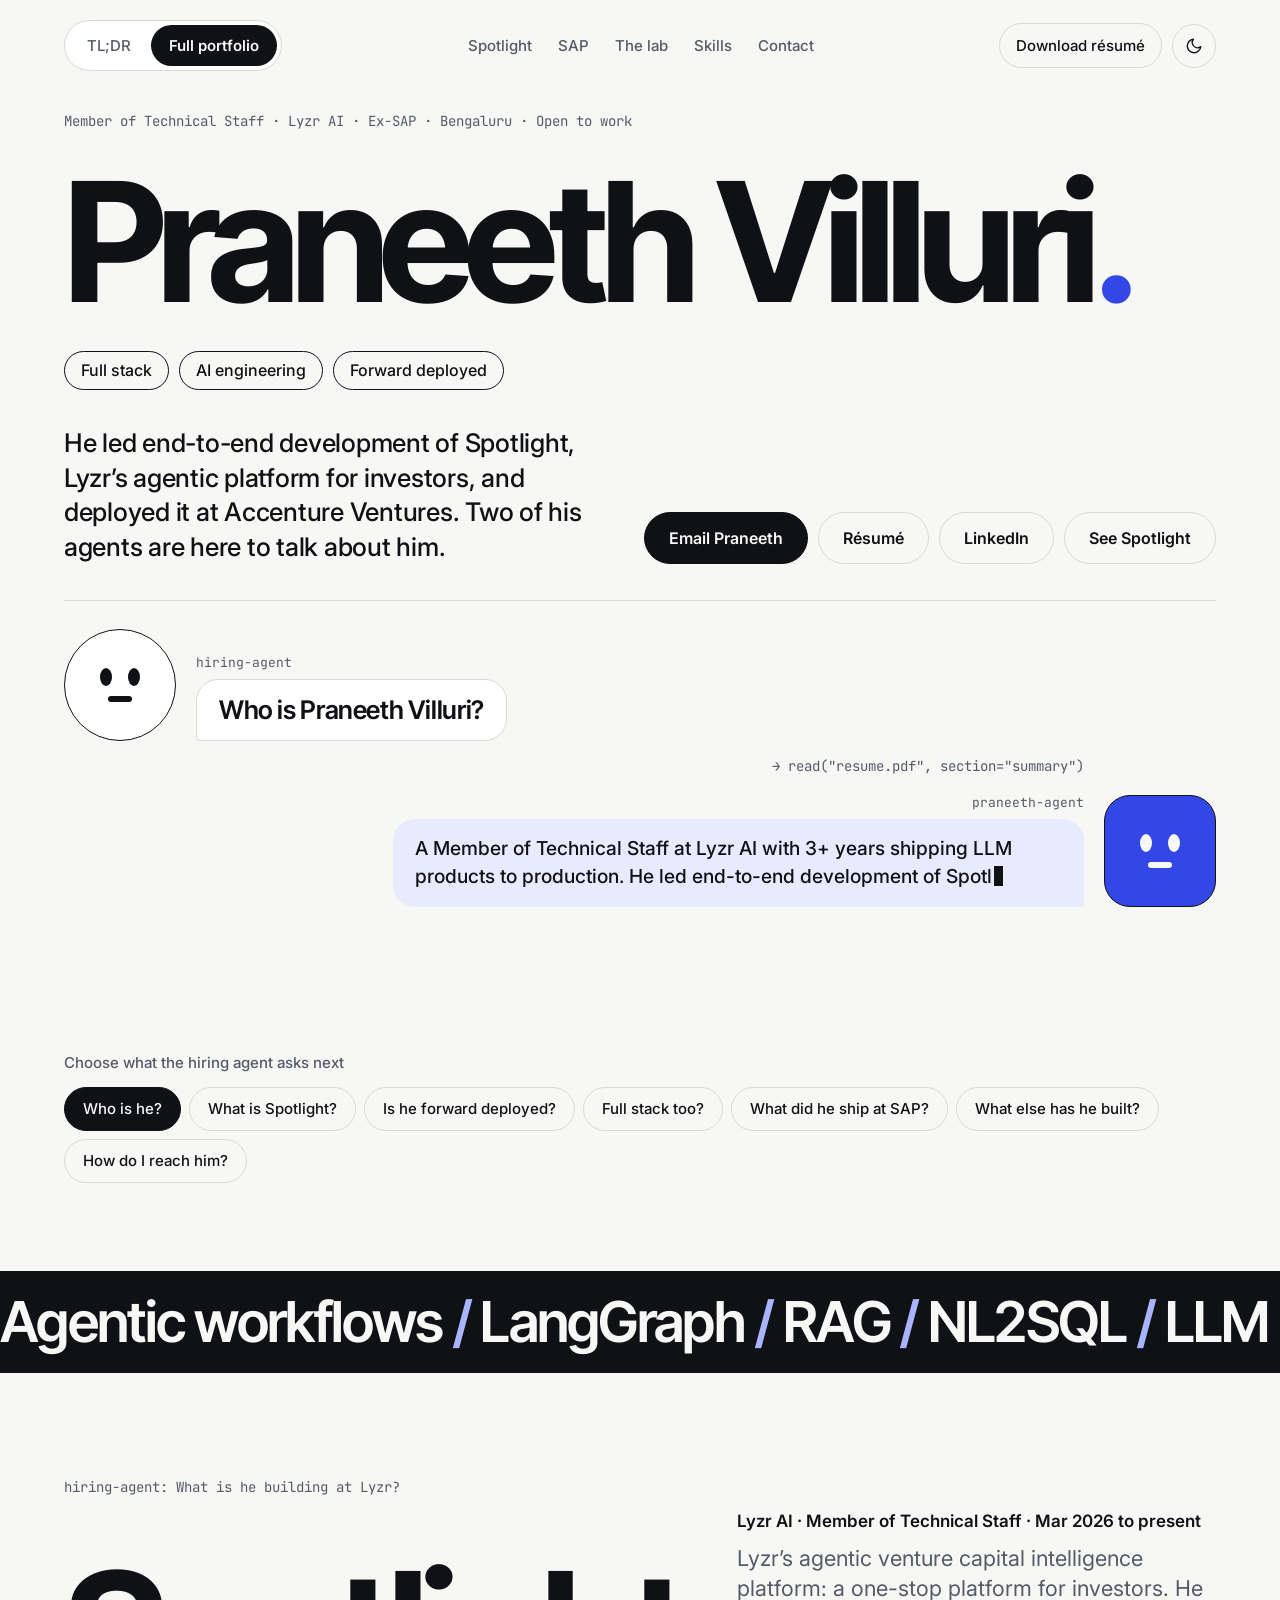
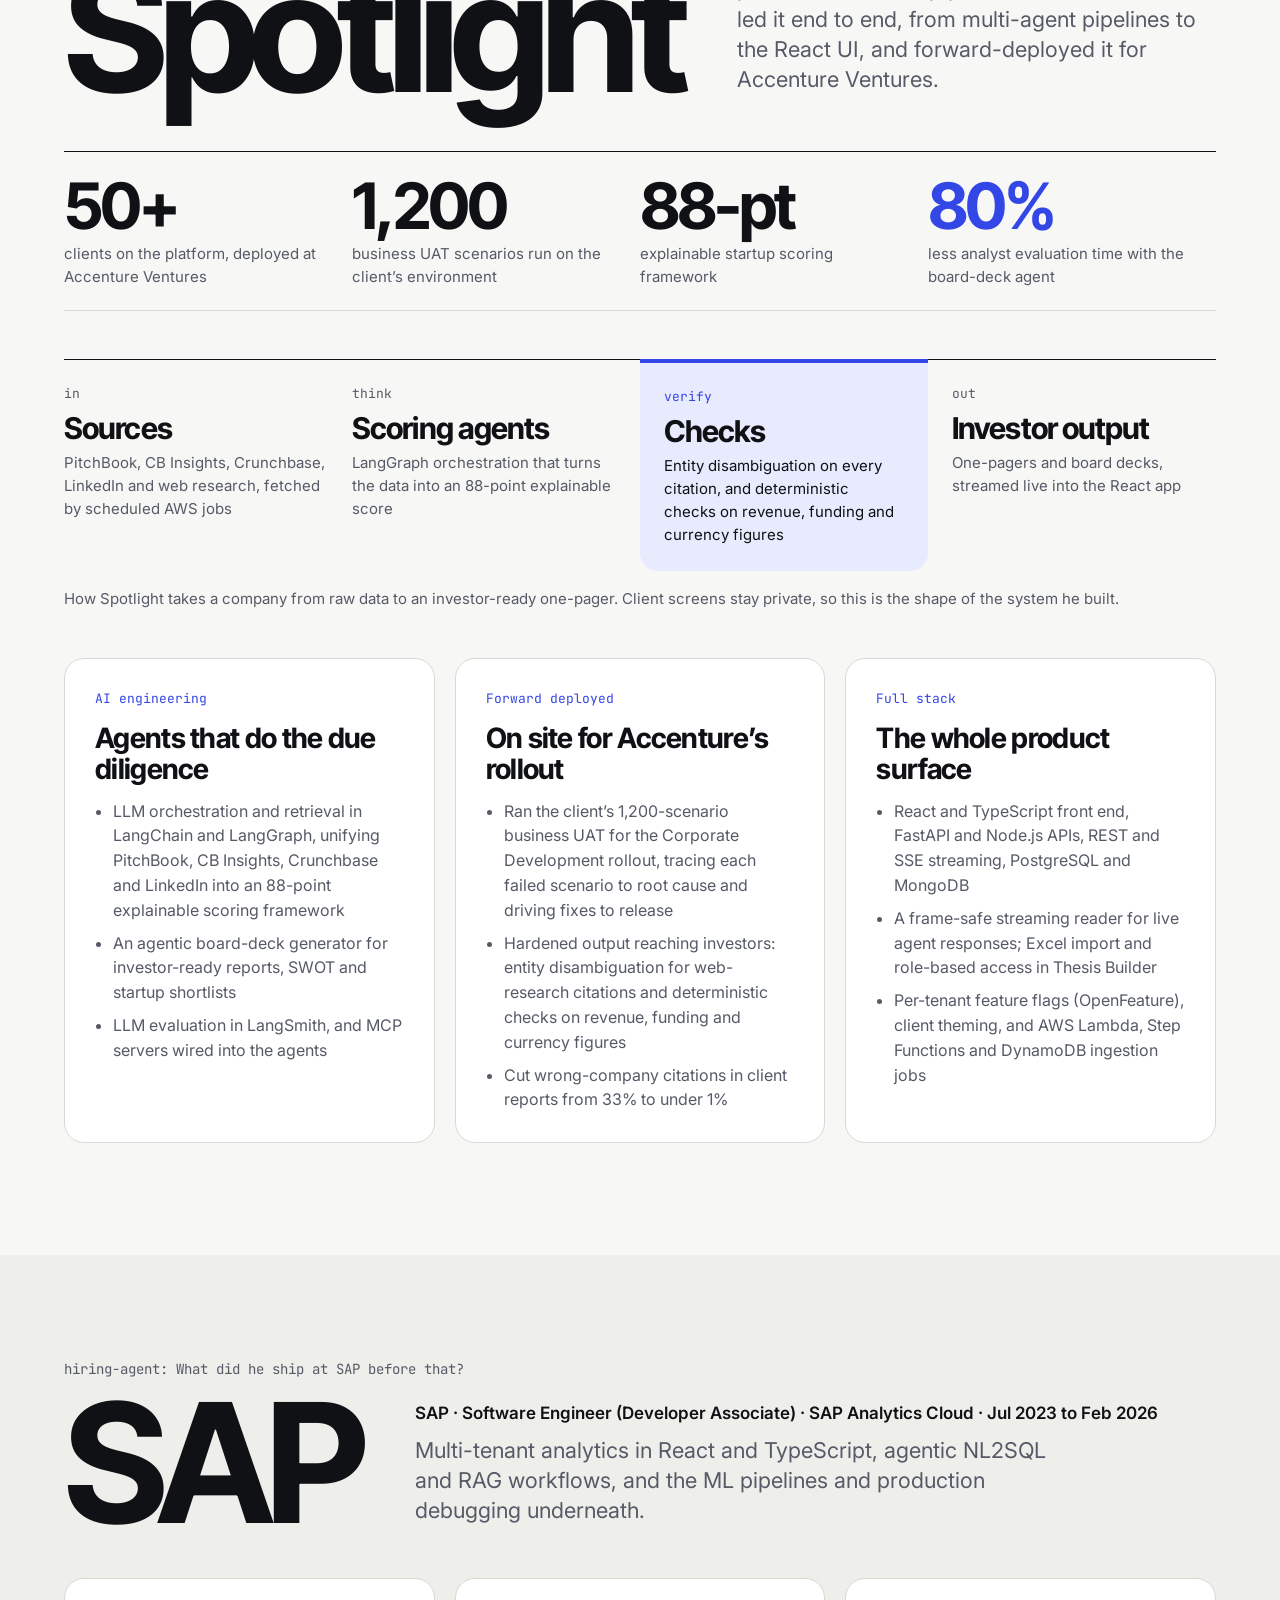
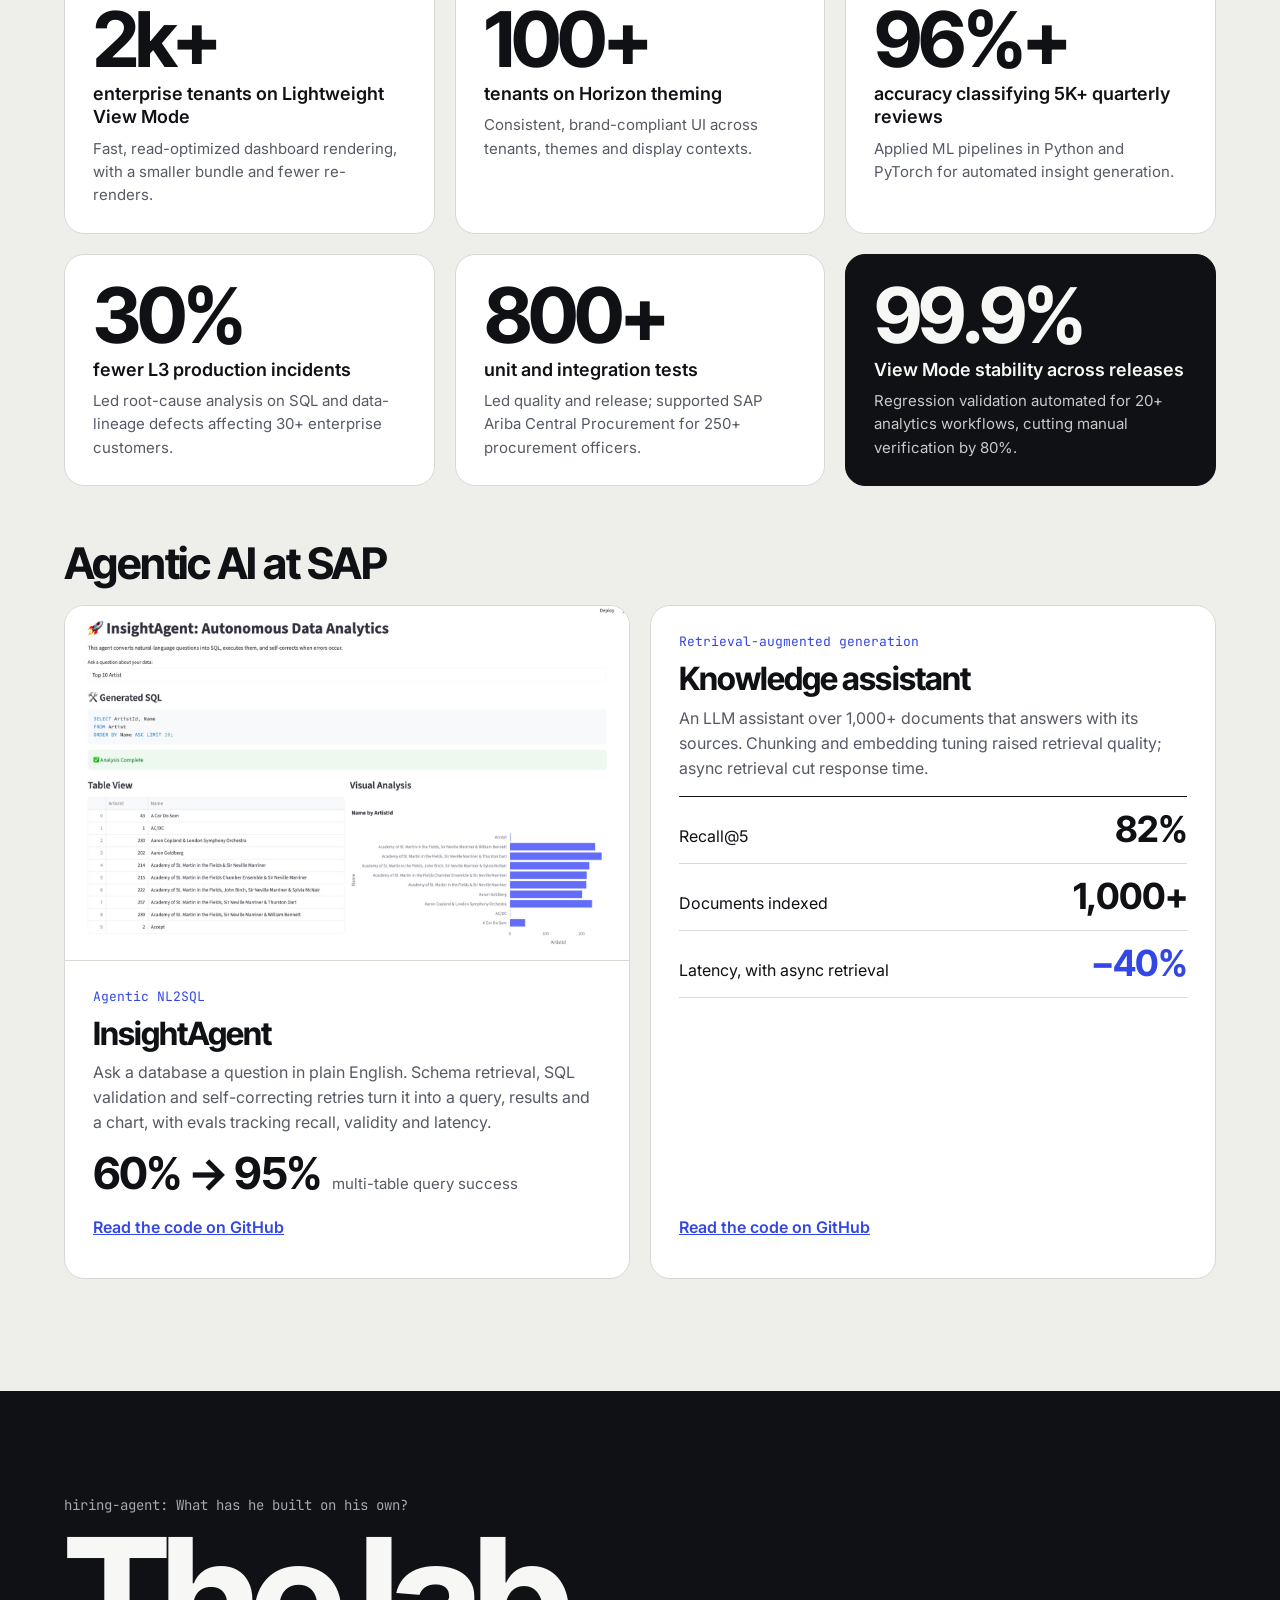
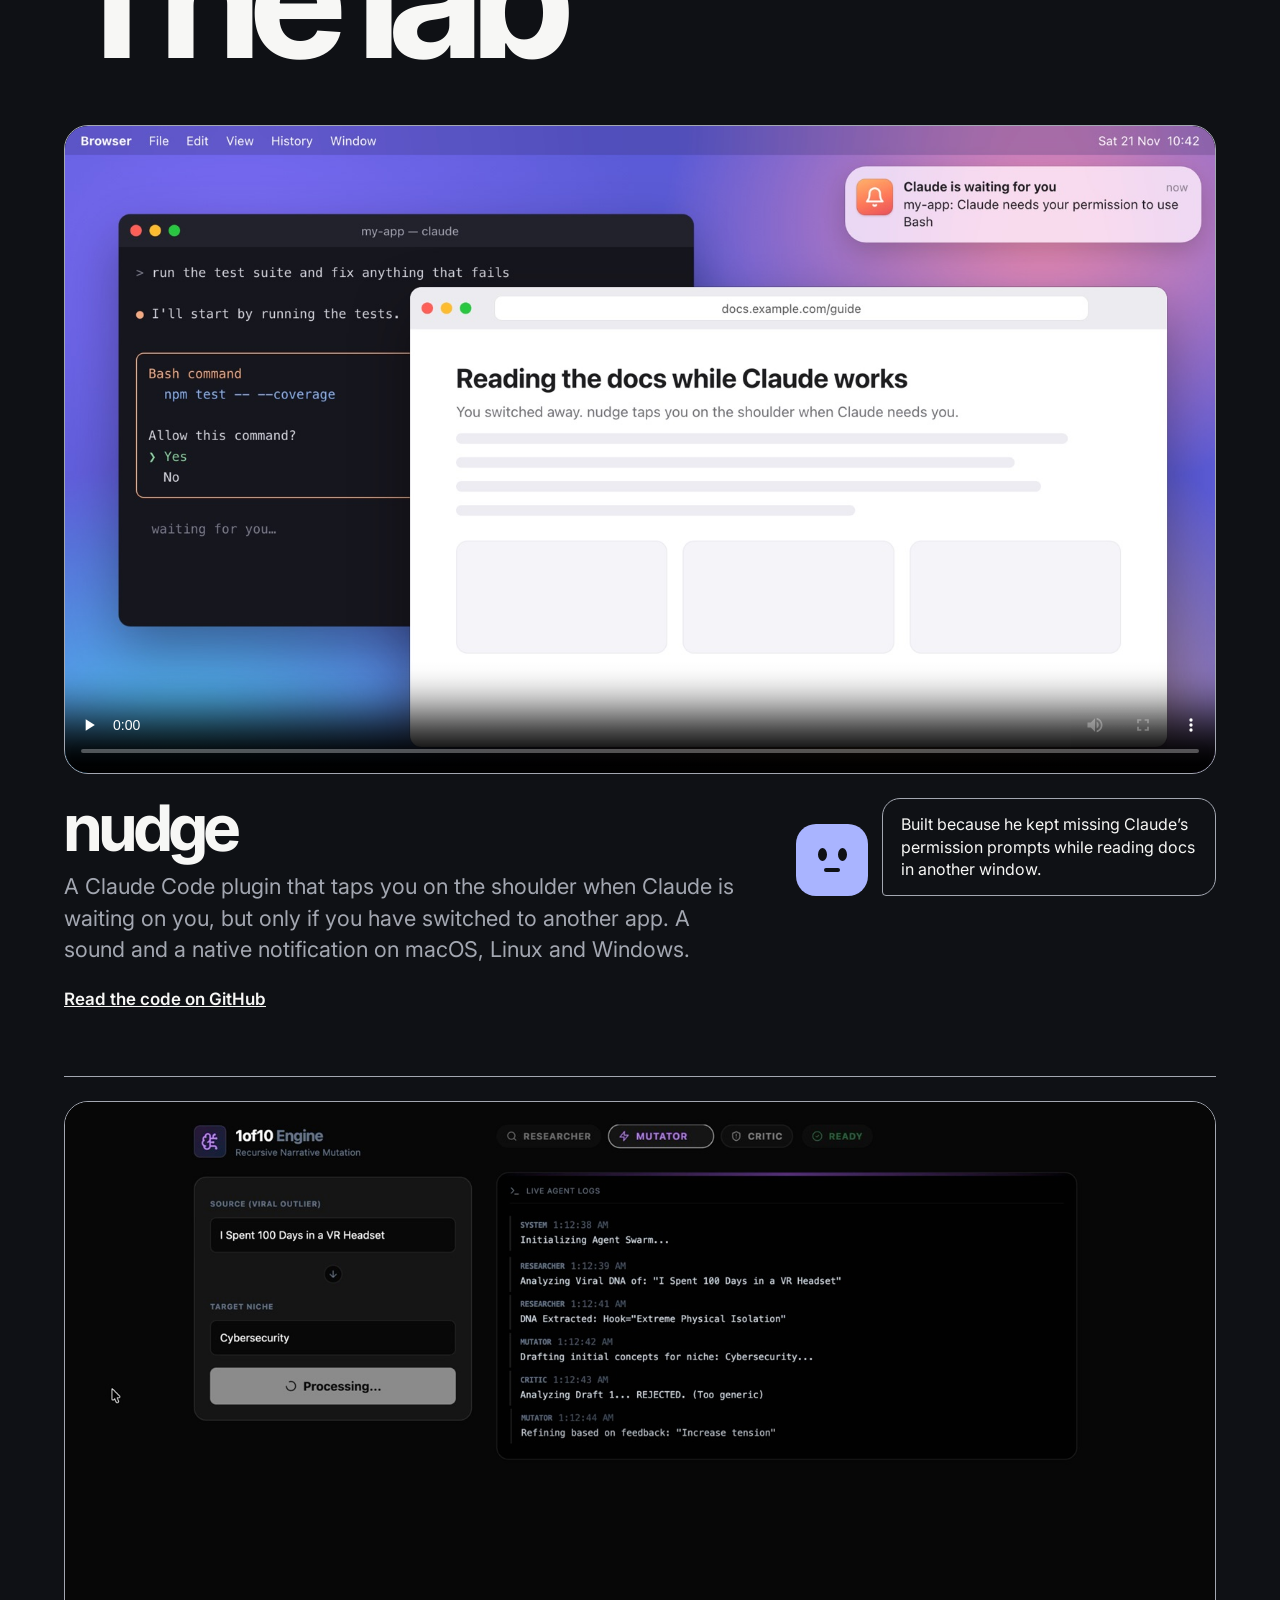
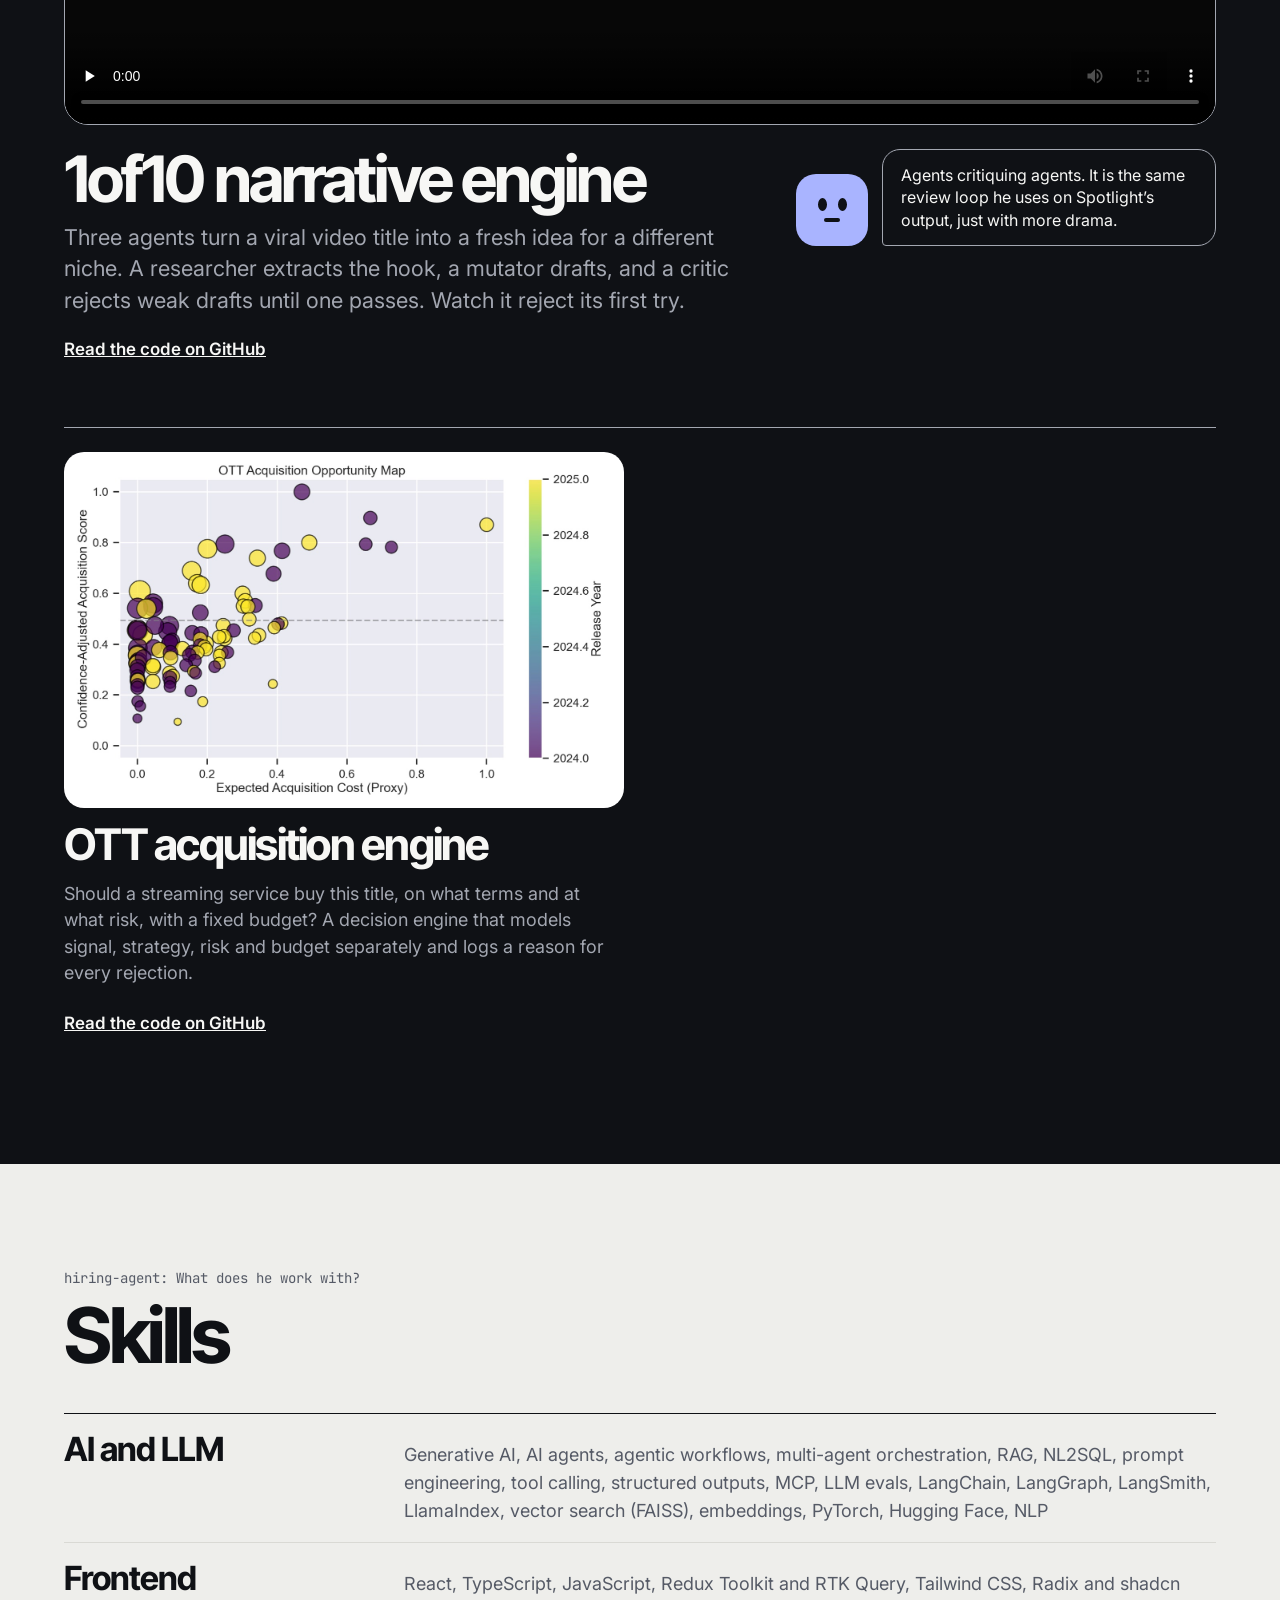
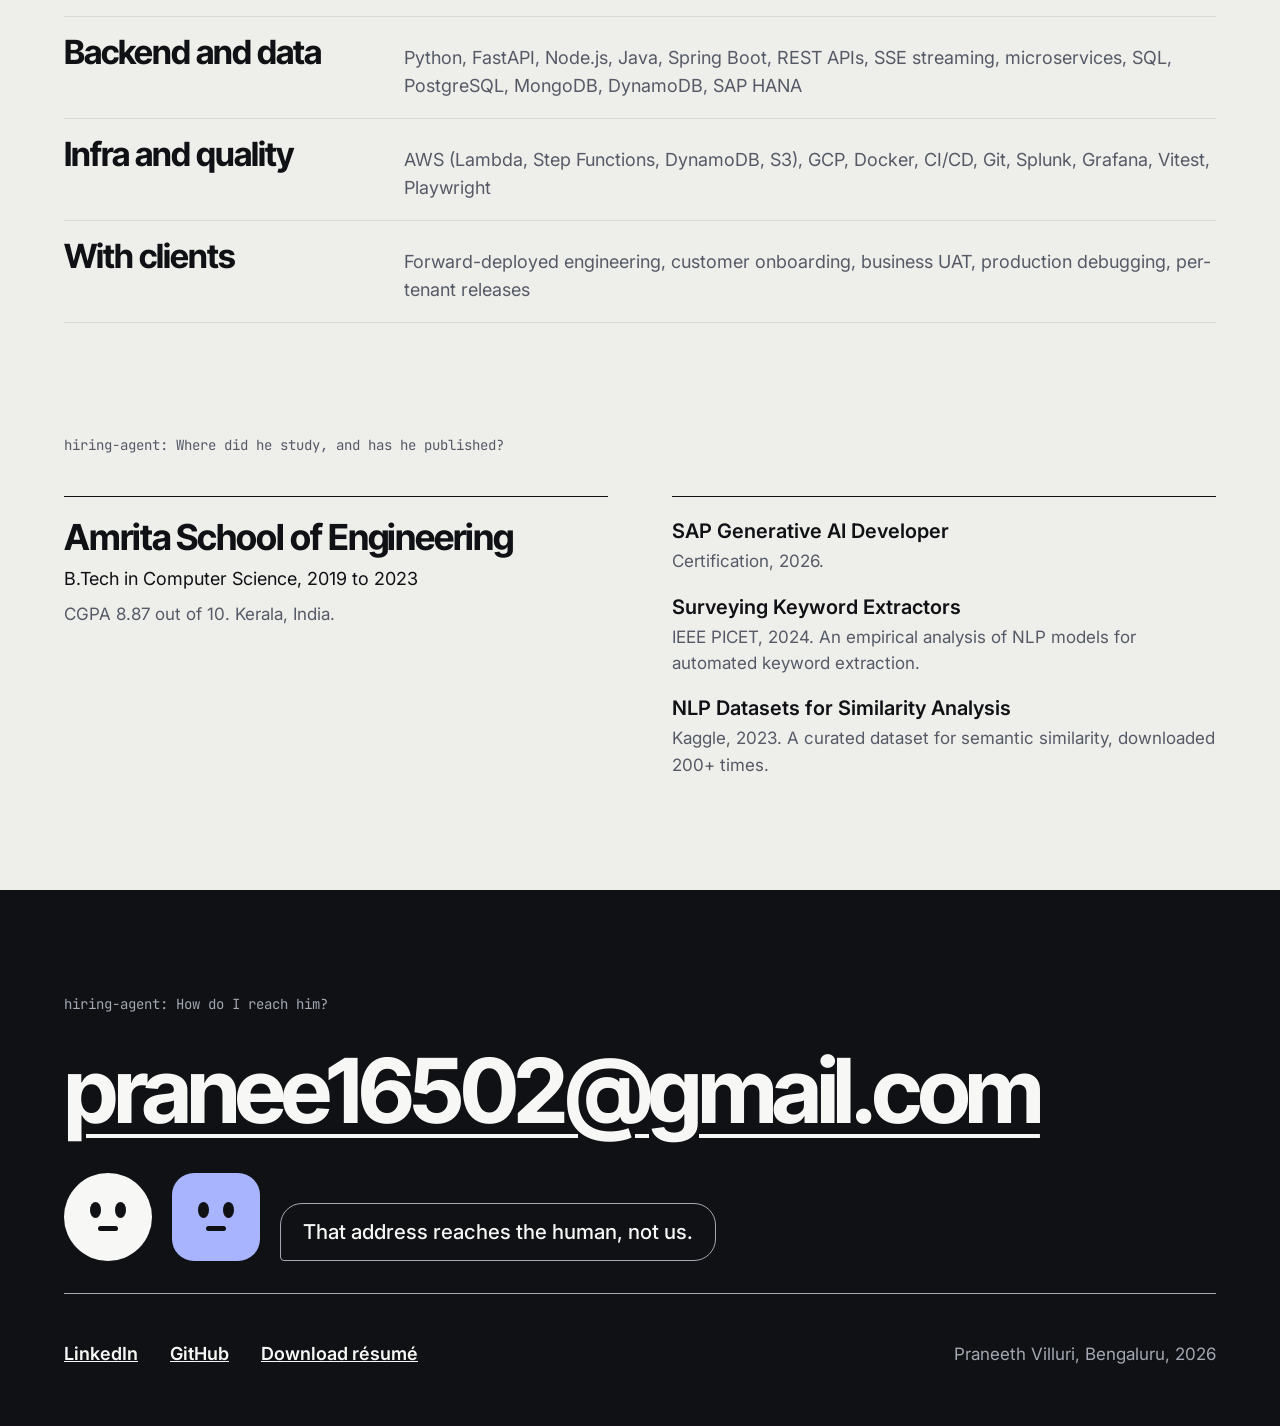
<file: index.html>
<!doctype html>
<html lang="en" class="t-light">
<head>
<meta charset="utf-8">
<meta name="viewport" content="width=device-width, initial-scale=1">
<title>Praneeth Villuri — AI engineer, forward deployed, full stack</title>
<meta name="description" content="AI engineer, forward deployed and full stack. Led Spotlight at Lyzr AI, deployed at Accenture Ventures. Ex-SAP. Open to AI engineering, forward deployed and full stack roles.">
<link rel="canonical" href="https://praneeth16502.github.io/">
<meta property="og:title" content="Praneeth Villuri">
<meta property="og:description" content="AI engineering, forward deployed, full stack. Led Spotlight at Lyzr AI, deployed at Accenture Ventures. Ex-SAP.">
<meta property="og:type" content="website">
<meta property="og:url" content="https://praneeth16502.github.io/">
<meta name="color-scheme" content="light dark">
<link rel="icon" href="data:image/svg+xml,%3Csvg xmlns='http://www.w3.org/2000/svg' viewBox='0 0 64 64'%3E%3Crect width='64' height='64' rx='16' fill='%233346E6'/%3E%3Cellipse cx='23' cy='28' rx='5' ry='8' fill='%23F7F7F5'/%3E%3Cellipse cx='41' cy='28' rx='5' ry='8' fill='%23F7F7F5'/%3E%3Crect x='24' y='44' width='16' height='5' rx='2.5' fill='%23F7F7F5'/%3E%3C/svg%3E">
<script>
(function () {
  var t = null;
  try { t = localStorage.getItem('theme'); } catch (e) {}
  if (t !== 'light' && t !== 'dark') t = (window.matchMedia && matchMedia('(prefers-color-scheme: dark)').matches) ? 'dark' : 'light';
  document.documentElement.className = 't-' + t;
})();
</script>
<link rel="preconnect" href="https://fonts.googleapis.com">
<link rel="preconnect" href="https://fonts.gstatic.com" crossorigin>
<link rel="stylesheet" href="https://fonts.googleapis.com/css2?family=Inter+Tight:wght@500;600;700;800&family=Inter:wght@400;500;600&family=JetBrains+Mono:wght@400;500&display=swap">
<style>
[hidden]{display:none !important}
body{background:var(--bg)}
.ic-sun,.ic-moon{display:flex}
.t-light .ic-sun{display:none}
.t-dark .ic-moon{display:none}
body{margin:0}
html{scroll-behavior:smooth}
.t-light{--bg:#F7F7F5;--bg-alt:#EEEEEB;--surface:#FFFFFF;--ink:#0F1115;--muted:#555A66;--line:#D9D9D4;--accent:#3346E6;--accent-soft:#E8EBFD;--band:#0F1115;--band-ink:#F7F7F5;--band-muted:#A3A7B1;--band-accent:#A9B4FF}
.t-dark{--bg:#0D0E11;--bg-alt:#131519;--surface:#1A1D22;--ink:#EEEEEA;--muted:#A3A7B1;--line:#2B2F36;--accent:#8C9BFF;--accent-soft:#1D2240;--band:#1C2029;--band-ink:#EEEEEA;--band-muted:#A3A7B1;--band-accent:#A9B4FF}
a{color:var(--accent)}a:hover{color:var(--ink)}
a:focus-visible,button:focus-visible{outline:2px solid var(--accent);outline-offset:3px}
.nav{color:var(--muted);text-decoration:none}.nav:hover{color:var(--ink)}
.seg{color:var(--muted);text-decoration:none}.seg:hover{color:var(--ink)}
.seg-on{background:var(--ink);color:var(--bg);text-decoration:none}.seg-on:hover{color:var(--bg)}
.btn-solid{background:var(--ink);color:var(--bg);border:1px solid var(--ink);text-decoration:none}.btn-solid:hover{background:var(--accent);border-color:var(--accent);color:#FFFFFF}
.btn-line{background:transparent;color:var(--ink);border:1px solid var(--line);text-decoration:none}.btn-line:hover{border-color:var(--ink);color:var(--ink)}
.chip{background:transparent;color:var(--ink);border:1px solid var(--line);cursor:pointer}
.chip:hover{border-color:var(--ink)}
.chip[aria-pressed="true"]{background:var(--ink);color:var(--bg);border-color:var(--ink)}
.icon-btn{background:transparent;color:var(--ink);border:1px solid var(--line);cursor:pointer}.icon-btn:hover{border-color:var(--ink)}
.on-band{color:var(--band-ink)}.on-band:hover{color:var(--band-accent)}
.card{transition:transform .2s ease,border-color .2s ease}
.card:hover{transform:translateY(-4px);border-color:var(--ink)}
.lid{animation:wink 5.2s infinite}
.lid-late{animation:wink 6.1s 1.3s infinite}
.mouth{height:6px}
.mouth.talk{animation:talk .32s ease-in-out infinite alternate}
.marq{animation:slide 32s linear infinite}
.caret{display:inline-block;width:0.5em;height:1em;margin-left:2px;vertical-align:-0.14em;background:currentColor;animation:blink 0.9s steps(1) infinite}
@keyframes blink{50%{opacity:0}}
@keyframes wink{0%,95%,100%{transform:scaleY(1)}97.5%{transform:scaleY(0.08)}}
@keyframes talk{from{height:5px}to{height:18px}}
@keyframes slide{from{transform:translateX(0)}to{transform:translateX(-50%)}}
@media (prefers-reduced-motion: reduce){html{scroll-behavior:auto}.caret,.lid,.lid-late,.mouth.talk,.marq{animation:none}.card{transition:none}}
</style>
</head>
<body>
<div id="root" style="min-height: 100vh; display: flex; flex-direction: column; overflow-x: hidden; background: var(--bg); color: var(--ink); font-family: Inter, 'Helvetica Neue', Arial, sans-serif; font-size: 17px; line-height: 1.55; transition: background-color .2s ease, color .2s ease">

<header style="width: 100%; max-width: 1280px; margin: 0 auto; box-sizing: border-box; padding: 20px clamp(20px, 5vw, 64px) 0; display: flex; flex-wrap: wrap; align-items: center; justify-content: space-between; gap: 8px 24px">
<nav aria-label="Portfolio version" style="display: flex; padding: 4px; border: 1px solid var(--line); border-radius: 999px; background: var(--surface); gap: 2px">
<a class="seg" href="tldr.html" style="font-size: 15px; font-weight: 500; padding: 9px 18px; border-radius: 999px">TL;DR</a>
<a class="seg-on" href="#top" aria-current="page" style="font-size: 15px; font-weight: 600; padding: 9px 18px; border-radius: 999px">Full portfolio</a>
</nav>
<nav aria-label="Sections" style="display: flex; flex-wrap: wrap; align-items: center; gap: 4px 26px; font-size: 15px; font-weight: 500">
<a class="nav" href="#experience" style="padding: 10px 0">Spotlight</a>
<a class="nav" href="#sap" style="padding: 10px 0">SAP</a>
<a class="nav" href="#work" style="padding: 10px 0">The lab</a>
<a class="nav" href="#skills" style="padding: 10px 0">Skills</a>
<a class="nav" href="#contact" style="padding: 10px 0">Contact</a>
</nav>
<div style="display: flex; align-items: center; gap: 10px">
<a class="btn-line" href="https://praneeth16502.github.io/resume.pdf" style="font-size: 15px; font-weight: 500; padding: 10px 16px; border-radius: 999px">Download résumé</a>
<button class="icon-btn" type="button" id="theme-toggle" aria-label="Switch color theme" style="width: 44px; height: 44px; border-radius: 999px; display: flex; align-items: center; justify-content: center; padding: 0">
<span class="ic-sun"><svg aria-hidden="true" width="18" height="18" viewBox="0 0 24 24" fill="none" stroke="currentColor" stroke-width="1.8" stroke-linecap="round" stroke-linejoin="round"><circle cx="12" cy="12" r="4"></circle><path d="M12 2v2M12 20v2M4.9 4.9l1.4 1.4M17.7 17.7l1.4 1.4M2 12h2M20 12h2M4.9 19.1l1.4-1.4M17.7 6.3l1.4-1.4"></path></svg></span>
<span class="ic-moon"><svg aria-hidden="true" width="18" height="18" viewBox="0 0 24 24" fill="none" stroke="currentColor" stroke-width="1.8" stroke-linecap="round" stroke-linejoin="round"><path d="M21 12.8A9 9 0 1 1 11.2 3a7 7 0 0 0 9.8 9.8z"></path></svg></span>
</button>
</div>
</header>

<main id="top" style="display: flex; flex-direction: column; flex: 1">

<section style="background: var(--bg)">
<div style="width: 100%; max-width: 1280px; margin: 0 auto; box-sizing: border-box; padding: 40px clamp(20px, 5vw, 64px) 88px; display: flex; flex-direction: column; gap: 36px">

<p style="margin: 0; font-family: 'JetBrains Mono', Menlo, monospace; font-size: 14px; color: var(--muted)">Member of Technical Staff · Lyzr AI · Ex-SAP · Bengaluru · Open to work</p>
<h1 style="margin: 0; font-family: 'Inter Tight', Inter, sans-serif; font-size: clamp(64px, 13vw, 200px); line-height: 0.88; font-weight: 700; letter-spacing: -0.055em">Praneeth Villuri<span style="color: var(--accent)">.</span></h1>

<div style="display: flex; flex-wrap: wrap; gap: 10px">
<span style="border: 1px solid var(--ink); padding: 6px 16px; border-radius: 999px; font-size: 16px; font-weight: 500">Full stack</span>
<span style="border: 1px solid var(--ink); padding: 6px 16px; border-radius: 999px; font-size: 16px; font-weight: 500">AI engineering</span>
<span style="border: 1px solid var(--ink); padding: 6px 16px; border-radius: 999px; font-size: 16px; font-weight: 500">Forward deployed</span>
</div>

<div style="display: flex; flex-wrap: wrap; align-items: flex-end; justify-content: space-between; gap: 24px 48px">
<p style="margin: 0; flex: 1 1 420px; max-width: 30em; font-size: clamp(20px, 2vw, 26px); line-height: 1.35; font-weight: 500; letter-spacing: -0.01em">He led end-to-end development of Spotlight, Lyzr’s agentic platform for investors, and deployed it at Accenture Ventures. Two of his agents are here to talk about him.</p>
<div style="display: flex; flex-wrap: wrap; gap: 10px">
<a class="btn-solid" href="mailto:pranee16502@gmail.com" style="font-size: 16px; font-weight: 600; padding: 13px 24px; border-radius: 999px">Email Praneeth</a>
<a class="btn-line" href="https://praneeth16502.github.io/resume.pdf" style="font-size: 16px; font-weight: 600; padding: 13px 24px; border-radius: 999px">Résumé</a>
<a class="btn-line" href="https://linkedin.com/in/praneeth-villuri" style="font-size: 16px; font-weight: 600; padding: 13px 24px; border-radius: 999px">LinkedIn</a>
<a class="btn-line" href="#experience" style="font-size: 16px; font-weight: 600; padding: 13px 24px; border-radius: 999px">See Spotlight</a>
</div>
</div>

<div style="display: flex; flex-direction: column; gap: 22px; padding-top: 28px; border-top: 1px solid var(--line)">

<div style="min-height: 400px; display: flex; flex-direction: column; gap: 16px">

<div style="display: flex; align-items: flex-end; gap: clamp(12px, 2vw, 20px)">
<div aria-hidden="true" style="flex: none; width: clamp(72px, 9vw, 112px); height: clamp(72px, 9vw, 112px); box-sizing: border-box; border-radius: 50%; background: var(--surface); border: 1.5px solid var(--ink); display: flex; flex-direction: column; align-items: center; justify-content: center; gap: 10px">
<div style="display: flex; gap: 16px; transform: translate(calc(var(--lx, 0) * 7px), calc(var(--ly, 0) * 5px))"><span class="lid" style="display: block; width: 12px; height: 18px; border-radius: 50%; background: var(--ink)"></span><span class="lid" style="display: block; width: 12px; height: 18px; border-radius: 50%; background: var(--ink)"></span></div>
<span id="ask-mouth" class="mouth" style="display: block; width: 24px; border-radius: 8px; background: var(--ink)"></span>
</div>
<div style="min-width: 0; display: flex; flex-direction: column; align-items: flex-start; gap: 6px">
<span style="font-family: 'JetBrains Mono', Menlo, monospace; font-size: 13px; color: var(--muted)">hiring-agent</span>
<p style="margin: 0; box-sizing: border-box; background: var(--surface); border: 1px solid var(--line); padding: 14px 22px; border-radius: 22px 22px 22px 4px; font-family: 'Inter Tight', Inter, sans-serif; font-size: clamp(20px, 2vw, 26px); font-weight: 600; line-height: 1.25; letter-spacing: -0.015em"><span id="q-text">Who is Praneeth Villuri?</span><span id="q-caret" class="caret" aria-hidden="true" hidden></span></p>
</div>
</div>

<div id="calls" style="display: flex; flex-direction: column; gap: 16px">
<div class="call" style="align-self: flex-end; max-width: 100%; box-sizing: border-box; padding-right: clamp(84px, 11vw, 132px); font-family: 'JetBrains Mono', 'SFMono-Regular', Menlo, monospace; font-size: 14px; line-height: 1.4; color: var(--muted); overflow-wrap: anywhere">→ → read("resume.pdf", section="summary")</div>
</div>

<div id="answer-wrap" style="align-self: flex-end; max-width: 100%; display: flex; align-items: flex-end; gap: clamp(12px, 2vw, 20px)">
<div style="min-width: 0; display: flex; flex-direction: column; align-items: flex-end; gap: 6px">
<span style="font-family: 'JetBrains Mono', Menlo, monospace; font-size: 13px; color: var(--muted)">praneeth-agent</span>
<p style="margin: 0; max-width: 36em; box-sizing: border-box; background: var(--accent-soft); color: var(--ink); padding: 16px 22px; border-radius: 22px 22px 4px 22px; font-size: clamp(17px, 1.5vw, 20px); font-weight: 500; line-height: 1.45"><span id="a-text">A Member of Technical Staff at Lyzr AI with 3+ years shipping LLM products to production. He led end-to-end development of Spotlight, an agentic platform for investors, and forward-deployed it at Accenture Ventures. Before that, SAP, on SAP Analytics Cloud.</span><span id="a-caret" class="caret" aria-hidden="true" hidden></span></p>
</div>
<div aria-hidden="true" style="flex: none; width: clamp(72px, 9vw, 112px); height: clamp(72px, 9vw, 112px); box-sizing: border-box; border-radius: 26px; background: var(--accent); border: 1.5px solid var(--ink); display: flex; flex-direction: column; align-items: center; justify-content: center; gap: 10px">
<div style="display: flex; gap: 16px; transform: translate(calc(var(--lx, 0) * 7px), calc(var(--ly, 0) * 5px))"><span class="lid-late" style="display: block; width: 12px; height: 18px; border-radius: 50%; background: var(--bg)"></span><span class="lid-late" style="display: block; width: 12px; height: 18px; border-radius: 50%; background: var(--bg)"></span></div>
<span id="answer-mouth" class="mouth" style="display: block; width: 24px; border-radius: 8px; background: var(--bg)"></span>
</div>
</div>

<div id="done-wrap" style="align-self: flex-end; box-sizing: border-box; padding-right: clamp(84px, 11vw, 132px); display: flex; flex-wrap: wrap; justify-content: flex-end; gap: 4px 18px; font-size: 15px">
<span id="source" style="color: var(--muted)">From his résumé, summary</span>
<a id="jump" href="#experience" style="font-weight: 600">See Spotlight</a>
</div>

</div>

<div style="display: flex; flex-direction: column; gap: 12px">
<p style="margin: 0; font-size: 15px; font-weight: 500; color: var(--muted)">Choose what the hiring agent asks next</p>
<div style="display: flex; flex-wrap: wrap; gap: 8px">
<button class="chip" type="button" data-topic="intro" aria-pressed="true" style="font: inherit; font-size: 15px; font-weight: 500; min-height: 44px; padding: 8px 18px; border-radius: 999px">Who is he?</button>
<button class="chip" type="button" data-topic="lyzr" aria-pressed="false" style="font: inherit; font-size: 15px; font-weight: 500; min-height: 44px; padding: 8px 18px; border-radius: 999px">What is Spotlight?</button>
<button class="chip" type="button" data-topic="fde" aria-pressed="false" style="font: inherit; font-size: 15px; font-weight: 500; min-height: 44px; padding: 8px 18px; border-radius: 999px">Is he forward deployed?</button>
<button class="chip" type="button" data-topic="stack" aria-pressed="false" style="font: inherit; font-size: 15px; font-weight: 500; min-height: 44px; padding: 8px 18px; border-radius: 999px">Full stack too?</button>
<button class="chip" type="button" data-topic="sap" aria-pressed="false" style="font: inherit; font-size: 15px; font-weight: 500; min-height: 44px; padding: 8px 18px; border-radius: 999px">What did he ship at SAP?</button>
<button class="chip" type="button" data-topic="projects" aria-pressed="false" style="font: inherit; font-size: 15px; font-weight: 500; min-height: 44px; padding: 8px 18px; border-radius: 999px">What else has he built?</button>
<button class="chip" type="button" data-topic="contact" aria-pressed="false" style="font: inherit; font-size: 15px; font-weight: 500; min-height: 44px; padding: 8px 18px; border-radius: 999px">How do I reach him?</button>
</div>
</div>

</div>
</div>
</section>

<div aria-hidden="true" style="overflow: hidden; background: var(--band); color: var(--band-ink); padding: 20px 0">
<div class="marq" style="display: flex; width: max-content">
<span style="white-space: nowrap; padding-right: 40px; font-family: 'Inter Tight', Inter, sans-serif; font-size: clamp(32px, 4.4vw, 60px); line-height: 1.1; font-weight: 600; letter-spacing: -0.03em">Agentic workflows <span style="color: var(--band-accent)">/</span> LangGraph <span style="color: var(--band-accent)">/</span> RAG <span style="color: var(--band-accent)">/</span> NL2SQL <span style="color: var(--band-accent)">/</span> LLM evals <span style="color: var(--band-accent)">/</span> React <span style="color: var(--band-accent)">/</span> TypeScript <span style="color: var(--band-accent)">/</span> FastAPI <span style="color: var(--band-accent)">/</span> AWS <span style="color: var(--band-accent)">/</span></span>
<span style="white-space: nowrap; padding-right: 40px; font-family: 'Inter Tight', Inter, sans-serif; font-size: clamp(32px, 4.4vw, 60px); line-height: 1.1; font-weight: 600; letter-spacing: -0.03em">Agentic workflows <span style="color: var(--band-accent)">/</span> LangGraph <span style="color: var(--band-accent)">/</span> RAG <span style="color: var(--band-accent)">/</span> NL2SQL <span style="color: var(--band-accent)">/</span> LLM evals <span style="color: var(--band-accent)">/</span> React <span style="color: var(--band-accent)">/</span> TypeScript <span style="color: var(--band-accent)">/</span> FastAPI <span style="color: var(--band-accent)">/</span> AWS <span style="color: var(--band-accent)">/</span></span>
</div>
</div>

<section id="experience" style="background: var(--bg)">
<div style="width: 100%; max-width: 1280px; margin: 0 auto; box-sizing: border-box; padding: 104px clamp(20px, 5vw, 64px) 112px; display: flex; flex-direction: column; gap: 48px">
<div style="display: flex; flex-direction: column; gap: 10px">
<code style="font-family: 'JetBrains Mono', Menlo, monospace; font-size: 14px; color: var(--muted)">hiring-agent: What is he building at Lyzr?</code>
<div style="display: flex; flex-wrap: wrap; align-items: flex-end; gap: 16px 56px">
<h2 style="margin: 0; font-family: 'Inter Tight', Inter, sans-serif; font-size: clamp(72px, 13vw, 196px); line-height: 0.86; font-weight: 700; letter-spacing: -0.055em">Spotlight</h2>
<div style="flex: 1 1 380px; min-width: 0; display: flex; flex-direction: column; gap: 8px; padding-bottom: 8px">
<p style="margin: 0; font-size: 17px; font-weight: 600">Lyzr AI · Member of Technical Staff · Mar 2026 to present</p>
<p style="margin: 0; max-width: 30em; font-size: clamp(19px, 1.7vw, 23px); line-height: 1.4; color: var(--muted)">Lyzr’s agentic venture capital intelligence platform: a one-stop platform for investors. He led it end to end, from multi-agent pipelines to the React UI, and forward-deployed it for Accenture Ventures.</p>
</div>
</div>
</div>

<div style="display: grid; grid-template-columns: repeat(auto-fit, minmax(min(220px, 100%), 1fr)); gap: 0; border-top: 1.5px solid var(--ink); border-bottom: 1px solid var(--line)">
<div style="padding: 22px 24px 22px 0; display: flex; flex-direction: column; gap: 4px"><span style="font-family: 'Inter Tight', Inter, sans-serif; font-size: clamp(44px, 5vw, 68px); line-height: 1; font-weight: 700; letter-spacing: -0.045em">50+</span><span style="font-size: 15px; color: var(--muted)">clients on the platform, deployed at Accenture Ventures</span></div>
<div style="padding: 22px 24px 22px 0; display: flex; flex-direction: column; gap: 4px"><span style="font-family: 'Inter Tight', Inter, sans-serif; font-size: clamp(44px, 5vw, 68px); line-height: 1; font-weight: 700; letter-spacing: -0.045em">1,200</span><span style="font-size: 15px; color: var(--muted)">business UAT scenarios run on the client’s environment</span></div>
<div style="padding: 22px 24px 22px 0; display: flex; flex-direction: column; gap: 4px"><span style="font-family: 'Inter Tight', Inter, sans-serif; font-size: clamp(44px, 5vw, 68px); line-height: 1; font-weight: 700; letter-spacing: -0.045em">88-pt</span><span style="font-size: 15px; color: var(--muted)">explainable startup scoring framework</span></div>
<div style="padding: 22px 24px 22px 0; display: flex; flex-direction: column; gap: 4px"><span style="font-family: 'Inter Tight', Inter, sans-serif; font-size: clamp(44px, 5vw, 68px); line-height: 1; font-weight: 700; letter-spacing: -0.045em; color: var(--accent)">80%</span><span style="font-size: 15px; color: var(--muted)">less analyst evaluation time with the board-deck agent</span></div>
</div>

<figure style="margin: 0; display: flex; flex-direction: column; gap: 16px">
<div style="display: flex; flex-wrap: wrap; align-items: stretch; gap: 0">
<div style="flex: 1 1 220px; box-sizing: border-box; padding: 24px 24px 24px 0; border-top: 1.5px solid var(--ink); display: flex; flex-direction: column; gap: 8px">
<span style="font-family: 'JetBrains Mono', Menlo, monospace; font-size: 13px; color: var(--muted)">in</span>
<span style="font-family: 'Inter Tight', Inter, sans-serif; font-size: 30px; line-height: 1; font-weight: 700; letter-spacing: -0.03em">Sources</span>
<span style="font-size: 15px; color: var(--muted)">PitchBook, CB Insights, Crunchbase, LinkedIn and web research, fetched by scheduled AWS jobs</span>
</div>
<div style="flex: 1 1 220px; box-sizing: border-box; padding: 24px 24px 24px 0; border-top: 1.5px solid var(--ink); display: flex; flex-direction: column; gap: 8px">
<span style="font-family: 'JetBrains Mono', Menlo, monospace; font-size: 13px; color: var(--muted)">think</span>
<span style="font-family: 'Inter Tight', Inter, sans-serif; font-size: 30px; line-height: 1; font-weight: 700; letter-spacing: -0.03em">Scoring agents</span>
<span style="font-size: 15px; color: var(--muted)">LangGraph orchestration that turns the data into an 88-point explainable score</span>
</div>
<div style="flex: 1 1 220px; box-sizing: border-box; padding: 24px; border-top: 4px solid var(--accent); background: var(--accent-soft); border-radius: 0 0 18px 18px; display: flex; flex-direction: column; gap: 8px">
<span style="font-family: 'JetBrains Mono', Menlo, monospace; font-size: 13px; color: var(--accent)">verify</span>
<span style="font-family: 'Inter Tight', Inter, sans-serif; font-size: 30px; line-height: 1; font-weight: 700; letter-spacing: -0.03em">Checks</span>
<span style="font-size: 15px">Entity disambiguation on every citation, and deterministic checks on revenue, funding and currency figures</span>
</div>
<div style="flex: 1 1 220px; box-sizing: border-box; padding: 24px 0 24px 24px; border-top: 1.5px solid var(--ink); display: flex; flex-direction: column; gap: 8px">
<span style="font-family: 'JetBrains Mono', Menlo, monospace; font-size: 13px; color: var(--muted)">out</span>
<span style="font-family: 'Inter Tight', Inter, sans-serif; font-size: 30px; line-height: 1; font-weight: 700; letter-spacing: -0.03em">Investor output</span>
<span style="font-size: 15px; color: var(--muted)">One-pagers and board decks, streamed live into the React app</span>
</div>
</div>
<figcaption style="font-size: 15px; color: var(--muted)">How Spotlight takes a company from raw data to an investor-ready one-pager. Client screens stay private, so this is the shape of the system he built.</figcaption>
</figure>

<div style="display: grid; grid-template-columns: repeat(auto-fit, minmax(min(340px, 100%), 1fr)); gap: 20px">
<article class="card" style="box-sizing: border-box; background: var(--surface); border: 1px solid var(--line); border-radius: 20px; padding: 30px; display: flex; flex-direction: column; gap: 14px">
<p style="margin: 0; font-family: 'JetBrains Mono', Menlo, monospace; font-size: 13px; color: var(--accent)">AI engineering</p>
<h3 style="margin: 0; font-family: 'Inter Tight', Inter, sans-serif; font-size: 28px; line-height: 1.1; font-weight: 700; letter-spacing: -0.025em">Agents that do the due diligence</h3>
<ul style="margin: 0; padding-left: 18px; display: flex; flex-direction: column; gap: 8px; color: var(--muted); font-size: 16px">
<li>LLM orchestration and retrieval in LangChain and LangGraph, unifying PitchBook, CB Insights, Crunchbase and LinkedIn into an 88-point explainable scoring framework</li>
<li>An agentic board-deck generator for investor-ready reports, SWOT and startup shortlists</li>
<li>LLM evaluation in LangSmith, and MCP servers wired into the agents</li>
</ul>
</article>
<article class="card" style="box-sizing: border-box; background: var(--surface); border: 1px solid var(--line); border-radius: 20px; padding: 30px; display: flex; flex-direction: column; gap: 14px">
<p style="margin: 0; font-family: 'JetBrains Mono', Menlo, monospace; font-size: 13px; color: var(--accent)">Forward deployed</p>
<h3 style="margin: 0; font-family: 'Inter Tight', Inter, sans-serif; font-size: 28px; line-height: 1.1; font-weight: 700; letter-spacing: -0.025em">On site for Accenture’s rollout</h3>
<ul style="margin: 0; padding-left: 18px; display: flex; flex-direction: column; gap: 8px; color: var(--muted); font-size: 16px">
<li>Ran the client’s 1,200-scenario business UAT for the Corporate Development rollout, tracing each failed scenario to root cause and driving fixes to release</li>
<li>Hardened output reaching investors: entity disambiguation for web-research citations and deterministic checks on revenue, funding and currency figures</li>
<li>Cut wrong-company citations in client reports from 33% to under 1%</li>
</ul>
</article>
<article class="card" style="box-sizing: border-box; background: var(--surface); border: 1px solid var(--line); border-radius: 20px; padding: 30px; display: flex; flex-direction: column; gap: 14px">
<p style="margin: 0; font-family: 'JetBrains Mono', Menlo, monospace; font-size: 13px; color: var(--accent)">Full stack</p>
<h3 style="margin: 0; font-family: 'Inter Tight', Inter, sans-serif; font-size: 28px; line-height: 1.1; font-weight: 700; letter-spacing: -0.025em">The whole product surface</h3>
<ul style="margin: 0; padding-left: 18px; display: flex; flex-direction: column; gap: 8px; color: var(--muted); font-size: 16px">
<li>React and TypeScript front end, FastAPI and Node.js APIs, REST and SSE streaming, PostgreSQL and MongoDB</li>
<li>A frame-safe streaming reader for live agent responses; Excel import and role-based access in Thesis Builder</li>
<li>Per-tenant feature flags (OpenFeature), client theming, and AWS Lambda, Step Functions and DynamoDB ingestion jobs</li>
</ul>
</article>
</div>
</div>
</section>

<section id="sap" style="background: var(--bg-alt)">
<div style="width: 100%; max-width: 1280px; margin: 0 auto; box-sizing: border-box; padding: 104px clamp(20px, 5vw, 64px) 112px; display: flex; flex-direction: column; gap: 44px">
<div style="display: flex; flex-direction: column; gap: 10px">
<code style="font-family: 'JetBrains Mono', Menlo, monospace; font-size: 14px; color: var(--muted)">hiring-agent: What did he ship at SAP before that?</code>
<div style="display: flex; flex-wrap: wrap; align-items: flex-end; gap: 16px 56px">
<h2 style="margin: 0; font-family: 'Inter Tight', Inter, sans-serif; font-size: clamp(72px, 13vw, 196px); line-height: 0.86; font-weight: 700; letter-spacing: -0.055em">SAP</h2>
<div style="flex: 1 1 380px; min-width: 0; display: flex; flex-direction: column; gap: 8px; padding-bottom: 8px">
<p style="margin: 0; font-size: 17px; font-weight: 600">SAP · Software Engineer (Developer Associate) · SAP Analytics Cloud · Jul 2023 to Feb 2026</p>
<p style="margin: 0; max-width: 30em; font-size: clamp(19px, 1.7vw, 23px); line-height: 1.4; color: var(--muted)">Multi-tenant analytics in React and TypeScript, agentic NL2SQL and RAG workflows, and the ML pipelines and production debugging underneath.</p>
</div>
</div>
</div>

<div style="display: grid; grid-template-columns: repeat(auto-fit, minmax(min(300px, 100%), 1fr)); gap: 20px">
<article style="box-sizing: border-box; background: var(--surface); border: 1px solid var(--line); border-radius: 20px; padding: 26px 28px; display: flex; flex-direction: column; gap: 8px">
<p style="margin: 0; font-family: 'Inter Tight', Inter, sans-serif; font-size: clamp(52px, 6vw, 84px); line-height: 0.9; font-weight: 700; letter-spacing: -0.05em">2k+</p>
<h3 style="margin: 0; font-size: 18px; line-height: 1.3; font-weight: 600">enterprise tenants on Lightweight View Mode</h3>
<p style="margin: 0; font-size: 15px; color: var(--muted)">Fast, read-optimized dashboard rendering, with a smaller bundle and fewer re-renders.</p>
</article>
<article style="box-sizing: border-box; background: var(--surface); border: 1px solid var(--line); border-radius: 20px; padding: 26px 28px; display: flex; flex-direction: column; gap: 8px">
<p style="margin: 0; font-family: 'Inter Tight', Inter, sans-serif; font-size: clamp(52px, 6vw, 84px); line-height: 0.9; font-weight: 700; letter-spacing: -0.05em">100+</p>
<h3 style="margin: 0; font-size: 18px; line-height: 1.3; font-weight: 600">tenants on Horizon theming</h3>
<p style="margin: 0; font-size: 15px; color: var(--muted)">Consistent, brand-compliant UI across tenants, themes and display contexts.</p>
</article>
<article style="box-sizing: border-box; background: var(--surface); border: 1px solid var(--line); border-radius: 20px; padding: 26px 28px; display: flex; flex-direction: column; gap: 8px">
<p style="margin: 0; font-family: 'Inter Tight', Inter, sans-serif; font-size: clamp(52px, 6vw, 84px); line-height: 0.9; font-weight: 700; letter-spacing: -0.05em">96%+</p>
<h3 style="margin: 0; font-size: 18px; line-height: 1.3; font-weight: 600">accuracy classifying 5K+ quarterly reviews</h3>
<p style="margin: 0; font-size: 15px; color: var(--muted)">Applied ML pipelines in Python and PyTorch for automated insight generation.</p>
</article>
<article style="box-sizing: border-box; background: var(--surface); border: 1px solid var(--line); border-radius: 20px; padding: 26px 28px; display: flex; flex-direction: column; gap: 8px">
<p style="margin: 0; font-family: 'Inter Tight', Inter, sans-serif; font-size: clamp(52px, 6vw, 84px); line-height: 0.9; font-weight: 700; letter-spacing: -0.05em">30%</p>
<h3 style="margin: 0; font-size: 18px; line-height: 1.3; font-weight: 600">fewer L3 production incidents</h3>
<p style="margin: 0; font-size: 15px; color: var(--muted)">Led root-cause analysis on SQL and data-lineage defects affecting 30+ enterprise customers.</p>
</article>
<article style="box-sizing: border-box; background: var(--surface); border: 1px solid var(--line); border-radius: 20px; padding: 26px 28px; display: flex; flex-direction: column; gap: 8px">
<p style="margin: 0; font-family: 'Inter Tight', Inter, sans-serif; font-size: clamp(52px, 6vw, 84px); line-height: 0.9; font-weight: 700; letter-spacing: -0.05em">800+</p>
<h3 style="margin: 0; font-size: 18px; line-height: 1.3; font-weight: 600">unit and integration tests</h3>
<p style="margin: 0; font-size: 15px; color: var(--muted)">Led quality and release; supported SAP Ariba Central Procurement for 250+ procurement officers.</p>
</article>
<article style="box-sizing: border-box; background: var(--ink); color: var(--bg); border: 1px solid var(--ink); border-radius: 20px; padding: 26px 28px; display: flex; flex-direction: column; gap: 8px">
<p style="margin: 0; font-family: 'Inter Tight', Inter, sans-serif; font-size: clamp(52px, 6vw, 84px); line-height: 0.9; font-weight: 700; letter-spacing: -0.05em">99.9%</p>
<h3 style="margin: 0; font-size: 18px; line-height: 1.3; font-weight: 600">View Mode stability across releases</h3>
<p style="margin: 0; font-size: 15px; opacity: 0.8">Regression validation automated for 20+ analytics workflows, cutting manual verification by 80%.</p>
</article>
</div>

<div style="display: flex; flex-direction: column; gap: 20px; padding-top: 12px">
<h3 style="margin: 0; font-family: 'Inter Tight', Inter, sans-serif; font-size: clamp(30px, 3.4vw, 46px); line-height: 1; font-weight: 700; letter-spacing: -0.035em">Agentic AI at SAP</h3>
<div style="display: grid; grid-template-columns: repeat(auto-fit, minmax(min(460px, 100%), 1fr)); gap: 20px">
<article style="box-sizing: border-box; background: var(--surface); border: 1px solid var(--line); border-radius: 20px; overflow: hidden; display: flex; flex-direction: column">
<img src="assets/insightagent.jpg" alt="InsightAgent answering Top 10 Artist with generated SQL, a results table and a bar chart" style="display: block; width: 100%; height: auto; border-bottom: 1px solid var(--line)">
<div style="padding: 26px 28px 28px; display: flex; flex-direction: column; gap: 10px">
<p style="margin: 0; font-family: 'JetBrains Mono', Menlo, monospace; font-size: 13px; color: var(--accent)">Agentic NL2SQL</p>
<h4 style="margin: 0; font-family: 'Inter Tight', Inter, sans-serif; font-size: 32px; line-height: 1.05; font-weight: 700; letter-spacing: -0.03em">InsightAgent</h4>
<p style="margin: 0; font-size: 16px; color: var(--muted)">Ask a database a question in plain English. Schema retrieval, SQL validation and self-correcting retries turn it into a query, results and a chart, with evals tracking recall, validity and latency.</p>
<p style="margin: 0; padding-top: 6px; display: flex; align-items: baseline; gap: 12px; flex-wrap: wrap"><span style="font-family: 'Inter Tight', Inter, sans-serif; font-size: 44px; line-height: 1; font-weight: 700; letter-spacing: -0.04em">60% → 95%</span><span style="font-size: 15px; color: var(--muted)">multi-table query success</span></p>
<a href="https://github.com/praneeth16502/InsightAI-agent" style="align-self: flex-start; font-size: 16px; font-weight: 600; padding: 10px 0">Read the code on GitHub</a>
</div>
</article>
<article style="box-sizing: border-box; background: var(--surface); border: 1px solid var(--line); border-radius: 20px; display: flex; flex-direction: column">
<div style="padding: 26px 28px 28px; display: flex; flex-direction: column; gap: 10px; flex: 1">
<p style="margin: 0; font-family: 'JetBrains Mono', Menlo, monospace; font-size: 13px; color: var(--accent)">Retrieval-augmented generation</p>
<h4 style="margin: 0; font-family: 'Inter Tight', Inter, sans-serif; font-size: 32px; line-height: 1.05; font-weight: 700; letter-spacing: -0.03em">Knowledge assistant</h4>
<p style="margin: 0; font-size: 16px; color: var(--muted)">An LLM assistant over 1,000+ documents that answers with its sources. Chunking and embedding tuning raised retrieval quality; async retrieval cut response time.</p>
<div style="display: flex; flex-direction: column; border-top: 1.5px solid var(--ink); margin-top: 6px">
<p style="margin: 0; padding: 14px 0; border-bottom: 1px solid var(--line); display: flex; justify-content: space-between; align-items: baseline; gap: 16px"><span style="font-size: 16px">Recall@5</span><span style="font-family: 'Inter Tight', Inter, sans-serif; font-size: 36px; line-height: 1; font-weight: 700; letter-spacing: -0.03em">82%</span></p>
<p style="margin: 0; padding: 14px 0; border-bottom: 1px solid var(--line); display: flex; justify-content: space-between; align-items: baseline; gap: 16px"><span style="font-size: 16px">Documents indexed</span><span style="font-family: 'Inter Tight', Inter, sans-serif; font-size: 36px; line-height: 1; font-weight: 700; letter-spacing: -0.03em">1,000+</span></p>
<p style="margin: 0; padding: 14px 0; border-bottom: 1px solid var(--line); display: flex; justify-content: space-between; align-items: baseline; gap: 16px"><span style="font-size: 16px">Latency, with async retrieval</span><span style="font-family: 'Inter Tight', Inter, sans-serif; font-size: 36px; line-height: 1; font-weight: 700; letter-spacing: -0.03em; color: var(--accent)">−40%</span></p>
</div>
<a href="https://github.com/praneeth16502/rag-knowledge-assistant" style="align-self: flex-start; font-size: 16px; font-weight: 600; padding: 10px 0; margin-top: auto">Read the code on GitHub</a>
</div>
</article>
</div>
</div>
</div>
</section>

<section id="work" style="background: var(--band); color: var(--band-ink)">
<div style="width: 100%; max-width: 1280px; margin: 0 auto; box-sizing: border-box; padding: 104px clamp(20px, 5vw, 64px) 120px; display: flex; flex-direction: column; gap: 56px">
<div style="display: flex; flex-direction: column; gap: 10px">
<code style="font-family: 'JetBrains Mono', Menlo, monospace; font-size: 14px; color: var(--band-muted)">hiring-agent: What has he built on his own?</code>
<h2 style="margin: 0; font-family: 'Inter Tight', Inter, sans-serif; font-size: clamp(72px, 13vw, 196px); line-height: 0.86; font-weight: 700; letter-spacing: -0.055em">The lab</h2>
</div>

<article style="display: flex; flex-direction: column; gap: 24px">
<div style="box-sizing: border-box; border: 1px solid var(--band-muted); border-radius: 24px; overflow: hidden; background: #000000">
<video controls playsinline preload="none" poster="assets/nudge.jpg" src="assets/nudge-demo.mp4" aria-label="Demo of nudge: Claude asks for permission while you read docs in another app, a notification appears with a chime, and clicking it brings Claude back" style="display: block; width: 100%; height: auto"></video>
</div>
<div style="display: flex; flex-wrap: wrap; align-items: flex-start; justify-content: space-between; gap: 24px 56px">
<div style="flex: 1 1 420px; min-width: 0; display: flex; flex-direction: column; gap: 12px">
<h3 style="margin: 0; font-family: 'Inter Tight', Inter, sans-serif; font-size: clamp(40px, 5vw, 72px); line-height: 0.95; font-weight: 700; letter-spacing: -0.045em">nudge</h3>
<p style="margin: 0; max-width: 32em; font-size: clamp(18px, 1.7vw, 22px); line-height: 1.45; color: var(--band-muted)">A Claude Code plugin that taps you on the shoulder when Claude is waiting on you, but only if you have switched to another app. A sound and a native notification on macOS, Linux and Windows.</p>
<a class="on-band" href="https://github.com/praneeth16502/nudge" style="align-self: flex-start; font-size: 17px; font-weight: 600; padding: 8px 0">Read the code on GitHub</a>
</div>
<div style="flex: 0 1 420px; min-width: 0; display: flex; align-items: flex-end; gap: 14px">
<div aria-hidden="true" style="flex: none; width: 72px; height: 72px; box-sizing: border-box; border-radius: 20px; background: var(--band-accent); display: flex; flex-direction: column; align-items: center; justify-content: center; gap: 7px">
<div style="display: flex; gap: 11px; transform: translate(calc(var(--lx, 0) * 5px), calc(var(--ly, 0) * 4px))"><span class="lid-late" style="display: block; width: 9px; height: 13px; border-radius: 50%; background: #0F1115"></span><span class="lid-late" style="display: block; width: 9px; height: 13px; border-radius: 50%; background: #0F1115"></span></div>
<span style="display: block; width: 16px; height: 4px; border-radius: 6px; background: #0F1115"></span>
</div>
<p style="margin: 0; box-sizing: border-box; border: 1px solid var(--band-muted); padding: 14px 18px; border-radius: 18px 18px 18px 4px; font-size: 16px; line-height: 1.4">Built because he kept missing Claude’s permission prompts while reading docs in another window.</p>
</div>
</div>
</article>

<article style="display: flex; flex-direction: column; gap: 24px; padding-top: 24px; border-top: 1px solid var(--band-muted)">
<div style="box-sizing: border-box; border: 1px solid var(--band-muted); border-radius: 24px; overflow: hidden; background: #000000">
<video controls playsinline preload="none" poster="assets/1of10-poster.jpg" src="assets/1of10-demo.mp4" aria-label="Demo of the 1of10 engine: agents reject a weak draft and repair it" style="display: block; width: 100%; height: auto"></video>
</div>
<div style="display: flex; flex-wrap: wrap; align-items: flex-start; justify-content: space-between; gap: 24px 56px">
<div style="flex: 1 1 420px; min-width: 0; display: flex; flex-direction: column; gap: 12px">
<h3 style="margin: 0; font-family: 'Inter Tight', Inter, sans-serif; font-size: clamp(40px, 5vw, 72px); line-height: 0.95; font-weight: 700; letter-spacing: -0.045em">1of10 narrative engine</h3>
<p style="margin: 0; max-width: 32em; font-size: clamp(18px, 1.7vw, 22px); line-height: 1.45; color: var(--band-muted)">Three agents turn a viral video title into a fresh idea for a different niche. A researcher extracts the hook, a mutator drafts, and a critic rejects weak drafts until one passes. Watch it reject its first try.</p>
<a class="on-band" href="https://github.com/praneeth16502/1of10_novelty_feature" style="align-self: flex-start; font-size: 17px; font-weight: 600; padding: 8px 0">Read the code on GitHub</a>
</div>
<div style="flex: 0 1 420px; min-width: 0; display: flex; align-items: flex-end; gap: 14px">
<div aria-hidden="true" style="flex: none; width: 72px; height: 72px; box-sizing: border-box; border-radius: 20px; background: var(--band-accent); display: flex; flex-direction: column; align-items: center; justify-content: center; gap: 7px">
<div style="display: flex; gap: 11px; transform: translate(calc(var(--lx, 0) * 5px), calc(var(--ly, 0) * 4px))"><span class="lid-late" style="display: block; width: 9px; height: 13px; border-radius: 50%; background: #0F1115"></span><span class="lid-late" style="display: block; width: 9px; height: 13px; border-radius: 50%; background: #0F1115"></span></div>
<span style="display: block; width: 16px; height: 4px; border-radius: 6px; background: #0F1115"></span>
</div>
<p style="margin: 0; box-sizing: border-box; border: 1px solid var(--band-muted); padding: 14px 18px; border-radius: 18px 18px 18px 4px; font-size: 16px; line-height: 1.4">Agents critiquing agents. It is the same review loop he uses on Spotlight’s output, just with more drama.</p>
</div>
</div>
</article>

<div style="display: grid; grid-template-columns: repeat(auto-fill, minmax(min(460px, 100%), 1fr)); gap: 48px 32px; padding-top: 24px; border-top: 1px solid var(--band-muted)">
<article style="display: flex; flex-direction: column; gap: 16px">
<div style="box-sizing: border-box; border-radius: 20px; overflow: hidden; background: #FFFFFF">
<img src="assets/ott-opportunity-map.jpg" alt="Scatter plot of streaming titles by expected acquisition cost against confidence-adjusted acquisition score" style="display: block; width: 100%; height: auto">
</div>
<h3 style="margin: 0; font-family: 'Inter Tight', Inter, sans-serif; font-size: clamp(32px, 3.4vw, 48px); line-height: 0.95; font-weight: 700; letter-spacing: -0.04em">OTT acquisition engine</h3>
<p style="margin: 0; font-size: 18px; line-height: 1.45; color: var(--band-muted)">Should a streaming service buy this title, on what terms and at what risk, with a fixed budget? A decision engine that models signal, strategy, risk and budget separately and logs a reason for every rejection.</p>
<a class="on-band" href="https://github.com/praneeth16502/OTT_content_acquisition" style="align-self: flex-start; font-size: 17px; font-weight: 600; padding: 8px 0">Read the code on GitHub</a>
</article>
</div>
</div>
</section>

<section id="skills" style="background: var(--bg-alt)">
<div style="width: 100%; max-width: 1280px; margin: 0 auto; box-sizing: border-box; padding: 104px clamp(20px, 5vw, 64px) 56px; display: flex; flex-direction: column; gap: 40px">
<div style="display: flex; flex-direction: column; gap: 10px">
<code style="font-family: 'JetBrains Mono', Menlo, monospace; font-size: 14px; color: var(--muted)">hiring-agent: What does he work with?</code>
<h2 style="margin: 0; font-family: 'Inter Tight', Inter, sans-serif; font-size: clamp(44px, 6vw, 88px); line-height: 0.95; font-weight: 700; letter-spacing: -0.045em">Skills</h2>
</div>
<div style="display: flex; flex-direction: column; border-top: 1.5px solid var(--ink)">
<div style="display: flex; flex-wrap: wrap; align-items: baseline; gap: 4px 40px; padding: 18px 0; border-bottom: 1px solid var(--line)">
<h3 style="margin: 0; flex: 0 1 300px; min-width: 0; font-family: 'Inter Tight', Inter, sans-serif; font-size: clamp(24px, 2.6vw, 34px); line-height: 1.05; font-weight: 700; letter-spacing: -0.03em">AI and LLM</h3>
<p style="margin: 0; flex: 1 1 420px; min-width: 0; font-size: 18px; color: var(--muted)">Generative AI, AI agents, agentic workflows, multi-agent orchestration, RAG, NL2SQL, prompt engineering, tool calling, structured outputs, MCP, LLM evals, LangChain, LangGraph, LangSmith, LlamaIndex, vector search (FAISS), embeddings, PyTorch, Hugging Face, NLP</p>
</div>
<div style="display: flex; flex-wrap: wrap; align-items: baseline; gap: 4px 40px; padding: 18px 0; border-bottom: 1px solid var(--line)">
<h3 style="margin: 0; flex: 0 1 300px; min-width: 0; font-family: 'Inter Tight', Inter, sans-serif; font-size: clamp(24px, 2.6vw, 34px); line-height: 1.05; font-weight: 700; letter-spacing: -0.03em">Frontend</h3>
<p style="margin: 0; flex: 1 1 420px; min-width: 0; font-size: 18px; color: var(--muted)">React, TypeScript, JavaScript, Redux Toolkit and RTK Query, Tailwind CSS, Radix and shadcn</p>
</div>
<div style="display: flex; flex-wrap: wrap; align-items: baseline; gap: 4px 40px; padding: 18px 0; border-bottom: 1px solid var(--line)">
<h3 style="margin: 0; flex: 0 1 300px; min-width: 0; font-family: 'Inter Tight', Inter, sans-serif; font-size: clamp(24px, 2.6vw, 34px); line-height: 1.05; font-weight: 700; letter-spacing: -0.03em">Backend and data</h3>
<p style="margin: 0; flex: 1 1 420px; min-width: 0; font-size: 18px; color: var(--muted)">Python, FastAPI, Node.js, Java, Spring Boot, REST APIs, SSE streaming, microservices, SQL, PostgreSQL, MongoDB, DynamoDB, SAP HANA</p>
</div>
<div style="display: flex; flex-wrap: wrap; align-items: baseline; gap: 4px 40px; padding: 18px 0; border-bottom: 1px solid var(--line)">
<h3 style="margin: 0; flex: 0 1 300px; min-width: 0; font-family: 'Inter Tight', Inter, sans-serif; font-size: clamp(24px, 2.6vw, 34px); line-height: 1.05; font-weight: 700; letter-spacing: -0.03em">Infra and quality</h3>
<p style="margin: 0; flex: 1 1 420px; min-width: 0; font-size: 18px; color: var(--muted)">AWS (Lambda, Step Functions, DynamoDB, S3), GCP, Docker, CI/CD, Git, Splunk, Grafana, Vitest, Playwright</p>
</div>
<div style="display: flex; flex-wrap: wrap; align-items: baseline; gap: 4px 40px; padding: 18px 0; border-bottom: 1px solid var(--line)">
<h3 style="margin: 0; flex: 0 1 300px; min-width: 0; font-family: 'Inter Tight', Inter, sans-serif; font-size: clamp(24px, 2.6vw, 34px); line-height: 1.05; font-weight: 700; letter-spacing: -0.03em">With clients</h3>
<p style="margin: 0; flex: 1 1 420px; min-width: 0; font-size: 18px; color: var(--muted)">Forward-deployed engineering, customer onboarding, business UAT, production debugging, per-tenant releases</p>
</div>
</div>
</div>
</section>

<section id="background" style="background: var(--bg-alt)">
<div style="width: 100%; max-width: 1280px; margin: 0 auto; box-sizing: border-box; padding: 56px clamp(20px, 5vw, 64px) 112px; display: flex; flex-direction: column; gap: 40px">
<code style="font-family: 'JetBrains Mono', Menlo, monospace; font-size: 14px; color: var(--muted)">hiring-agent: Where did he study, and has he published?</code>
<div style="display: grid; grid-template-columns: repeat(auto-fit, minmax(min(360px, 100%), 1fr)); gap: 40px 64px">
<div style="display: flex; flex-direction: column; gap: 8px; border-top: 1.5px solid var(--ink); padding-top: 22px">
<h3 style="margin: 0; font-family: 'Inter Tight', Inter, sans-serif; font-size: clamp(26px, 2.8vw, 36px); line-height: 1.05; font-weight: 700; letter-spacing: -0.03em">Amrita School of Engineering</h3>
<p style="margin: 0; font-size: 18px">B.Tech in Computer Science, 2019 to 2023</p>
<p style="margin: 0; color: var(--muted)">CGPA 8.87 out of 10. Kerala, India.</p>
</div>
<div style="display: flex; flex-direction: column; gap: 20px; border-top: 1.5px solid var(--ink); padding-top: 22px">
<div style="display: flex; flex-direction: column; gap: 4px">
<h3 style="margin: 0; font-size: 20px; line-height: 1.25; font-weight: 600">SAP Generative AI Developer</h3>
<p style="margin: 0; color: var(--muted)">Certification, 2026.</p>
</div>
<div style="display: flex; flex-direction: column; gap: 4px">
<h3 style="margin: 0; font-size: 20px; line-height: 1.25; font-weight: 600">Surveying Keyword Extractors</h3>
<p style="margin: 0; color: var(--muted)">IEEE PICET, 2024. An empirical analysis of NLP models for automated keyword extraction.</p>
</div>
<div style="display: flex; flex-direction: column; gap: 4px">
<h3 style="margin: 0; font-size: 20px; line-height: 1.25; font-weight: 600">NLP Datasets for Similarity Analysis</h3>
<p style="margin: 0; color: var(--muted)">Kaggle, 2023. A curated dataset for semantic similarity, downloaded 200+ times.</p>
</div>
</div>
</div>
</div>
</section>

<section id="contact" style="flex: 1; background: var(--band); color: var(--band-ink); display: flex; flex-direction: column; justify-content: center">
<div style="width: 100%; max-width: 1280px; margin: 0 auto; box-sizing: border-box; padding: 104px clamp(20px, 5vw, 64px) 48px; display: flex; flex-direction: column; gap: 32px">
<code style="font-family: 'JetBrains Mono', Menlo, monospace; font-size: 14px; color: var(--band-muted)">hiring-agent: How do I reach him?</code>
<a class="on-band" href="mailto:pranee16502@gmail.com" style="align-self: flex-start; font-family: 'Inter Tight', Inter, sans-serif; font-size: clamp(32px, 7vw, 108px); line-height: 0.95; font-weight: 700; letter-spacing: -0.05em; overflow-wrap: anywhere; text-decoration-thickness: 0.05em; text-underline-offset: 0.12em">pranee16502@gmail.com</a>

<div style="display: flex; flex-wrap: wrap; align-items: flex-end; gap: 16px 20px; padding-top: 8px">
<div aria-hidden="true" style="flex: none; width: 88px; height: 88px; box-sizing: border-box; border-radius: 50%; background: var(--band-ink); display: flex; flex-direction: column; align-items: center; justify-content: center; gap: 8px">
<div style="display: flex; gap: 14px; transform: translate(calc(var(--lx, 0) * 6px), calc(var(--ly, 0) * 4px))"><span class="lid" style="display: block; width: 11px; height: 16px; border-radius: 50%; background: var(--band)"></span><span class="lid" style="display: block; width: 11px; height: 16px; border-radius: 50%; background: var(--band)"></span></div>
<span style="display: block; width: 20px; height: 5px; border-radius: 8px; background: var(--band)"></span>
</div>
<div aria-hidden="true" style="flex: none; width: 88px; height: 88px; box-sizing: border-box; border-radius: 22px; background: var(--band-accent); display: flex; flex-direction: column; align-items: center; justify-content: center; gap: 8px">
<div style="display: flex; gap: 14px; transform: translate(calc(var(--lx, 0) * 6px), calc(var(--ly, 0) * 4px))"><span class="lid-late" style="display: block; width: 11px; height: 16px; border-radius: 50%; background: #0F1115"></span><span class="lid-late" style="display: block; width: 11px; height: 16px; border-radius: 50%; background: #0F1115"></span></div>
<span style="display: block; width: 20px; height: 5px; border-radius: 8px; background: #0F1115"></span>
</div>
<p style="margin: 0; max-width: 22em; box-sizing: border-box; border: 1px solid var(--band-muted); padding: 14px 22px; border-radius: 22px 22px 22px 4px; font-size: clamp(17px, 1.6vw, 21px); line-height: 1.35; font-weight: 500">That address reaches the human, not us.</p>
</div>

<div style="display: flex; flex-wrap: wrap; justify-content: space-between; align-items: center; gap: 12px 32px; padding-top: 36px; border-top: 1px solid var(--band-muted)">
<div style="display: flex; flex-wrap: wrap; gap: 4px 32px">
<a class="on-band" href="https://linkedin.com/in/praneeth-villuri" style="font-size: 18px; font-weight: 600; padding: 10px 0">LinkedIn</a>
<a class="on-band" href="https://github.com/praneeth16502" style="font-size: 18px; font-weight: 600; padding: 10px 0">GitHub</a>
<a class="on-band" href="https://praneeth16502.github.io/resume.pdf" style="font-size: 18px; font-weight: 600; padding: 10px 0">Download résumé</a>
</div>
<p style="margin: 0; color: var(--band-muted)">Praneeth Villuri, Bengaluru, 2026</p>
</div>
</div>
</section>

</main>
</div>
<script>
(function () {
  var html = document.documentElement;
  var toggle = document.getElementById('theme-toggle');
  function isDark() { return html.className === 't-dark'; }
  function syncLabel() { if (toggle) toggle.setAttribute('aria-label', isDark() ? 'Switch to light mode' : 'Switch to dark mode'); }
  syncLabel();
  if (toggle) toggle.addEventListener('click', function () {
    var next = isDark() ? 'light' : 'dark';
    html.className = 't-' + next;
    try { localStorage.setItem('theme', next); } catch (e) {}
    syncLabel();
  });
  if (window.matchMedia) {
    var mq = matchMedia('(prefers-color-scheme: dark)');
    var onChange = function (e) {
      var stored = null;
      try { stored = localStorage.getItem('theme'); } catch (err) {}
      if (!stored) { html.className = e.matches ? 't-dark' : 't-light'; syncLabel(); }
    };
    if (mq.addEventListener) mq.addEventListener('change', onChange); else if (mq.addListener) mq.addListener(onChange);
  }

  var S = {
      intro: { label: 'Who is he?', q: 'Who is Praneeth Villuri?', calls: ['read("resume.pdf", section="summary")'], a: 'A Member of Technical Staff at Lyzr AI with 3+ years shipping LLM products to production. He led end-to-end development of Spotlight, an agentic platform for investors, and forward-deployed it at Accenture Ventures. Before that, SAP, on SAP Analytics Cloud.', source: 'From his résumé, summary', href: '#experience', jump: 'See Spotlight' },
      lyzr: { label: 'What is Spotlight?', q: 'What is he building at Lyzr?', calls: ['query("experience", company="Lyzr")', 'rank(results, by="impact")'], a: 'Spotlight, Lyzr’s agentic venture capital intelligence platform, used by 50+ clients. Agents unify PitchBook, CB Insights, Crunchbase and LinkedIn into an 88-point explainable score, and a board-deck agent cut analyst evaluation time by 80%.', source: 'From his work at Lyzr', href: '#experience', jump: 'Read the Spotlight record' },
      fde: { label: 'Is he forward deployed?', q: 'Has he worked inside a client’s environment?', calls: ['search("experience", text="UAT")'], a: 'Yes. For Accenture’s Corporate Development rollout he ran the client’s 1,200-scenario business UAT on their environment, traced each failure to root cause and drove fixes to release.', source: 'From his work at Lyzr', href: '#experience', jump: 'See the rollout' },
      stack: { label: 'Full stack too?', q: 'Can he go below the UI?', calls: ['query("skills", area="backend")', 'search("experience", text="streaming")'], a: 'All the way down. React and TypeScript on top, FastAPI and Node.js APIs with SSE streaming, PostgreSQL and MongoDB, per-tenant feature flags, and AWS Lambda and Step Functions jobs feeding Spotlight.', source: 'From his résumé, skills and experience', href: '#skills', jump: 'See the full stack' },
      sap: { label: 'What did he ship at SAP?', q: 'What did he ship at SAP?', calls: ['query("experience", company="SAP")', 'rank(results, by="scale")'], a: 'Lightweight View Mode for 2k+ enterprise tenants, InsightAgent, an agentic NL2SQL workflow that lifted multi-table query success from 60% to 95%, a RAG assistant over 1,000+ documents at 82% Recall@5, and root-cause work that cut L3 incidents by 30%.', source: 'From his résumé, experience', href: '#sap', jump: 'Read the SAP record' },
      projects: { label: 'What else has he built?', q: 'What else has he built with LLMs?', calls: ['query("projects", tag="llm")'], a: 'nudge, a Claude Code plugin that taps you on the shoulder when Claude is waiting, on macOS, Linux and Windows; 1of10, three agents that critique and repair each other’s drafts; and an OTT acquisition decision engine.', source: 'From his résumé, projects', href: '#work', jump: 'Open the lab' },
      contact: { label: 'How do I reach him?', q: 'How do I reach him?', calls: ['read("resume.pdf", section="contact")'], a: 'Write to pranee16502@gmail.com, or message him on LinkedIn. That address reaches the human, not me.', source: 'From his résumé, contact', href: '#contact', jump: 'Go to contact details' }
    };
  var $ = function (id) { return document.getElementById(id); };
  var el = { qText: $('q-text'), qCaret: $('q-caret'), askMouth: $('ask-mouth'), calls: $('calls'), answerWrap: $('answer-wrap'), aText: $('a-text'), aCaret: $('a-caret'), answerMouth: $('answer-mouth'), doneWrap: $('done-wrap'), source: $('source'), jump: $('jump') };
  var callTpl = el.calls.firstElementChild.cloneNode(false);
  var chips = Array.prototype.slice.call(document.querySelectorAll('.chip[data-topic]'));
  var reduce = !!(window.matchMedia && matchMedia('(prefers-reduced-motion: reduce)').matches);
  var timer = null;
  function marks(s) {
    var qEnd = Math.ceil(s.q.length / 2), callsStart = qEnd + 8, answerStart = callsStart + s.calls.length * 11 + 4;
    return { callsStart: callsStart, answerStart: answerStart, end: answerStart + Math.ceil(s.a.length / 4) + 1 };
  }
  function render(s, t) {
    var m = marks(s);
    var qShown = Math.min(s.q.length, t * 2);
    var callCount = t < m.callsStart ? 0 : Math.min(s.calls.length, Math.floor((t - m.callsStart) / 11) + 1);
    var aShown = Math.max(0, Math.min(s.a.length, (t - m.answerStart) * 4));
    var done = aShown >= s.a.length, qTyping = qShown < s.q.length, answering = aShown > 0 && !done;
    el.qText.textContent = s.q.slice(0, qShown);
    el.qCaret.hidden = !qTyping;
    el.askMouth.className = qTyping ? 'mouth talk' : 'mouth';
    while (el.calls.children.length > callCount) el.calls.removeChild(el.calls.lastElementChild);
    while (el.calls.children.length < callCount) {
      var c = callTpl.cloneNode(false);
      c.textContent = '\u2192 ' + s.calls[el.calls.children.length];
      el.calls.appendChild(c);
    }
    el.calls.hidden = callCount === 0;
    el.answerWrap.hidden = aShown === 0;
    el.aText.textContent = s.a.slice(0, aShown);
    el.aCaret.hidden = !answering;
    el.answerMouth.className = answering ? 'mouth talk' : 'mouth';
    el.doneWrap.hidden = !done;
    el.source.textContent = s.source;
    el.jump.textContent = s.jump;
    el.jump.setAttribute('href', s.href);
  }
  function play(key) {
    clearInterval(timer);
    var s = S[key] || S.intro;
    chips.forEach(function (b) { b.setAttribute('aria-pressed', String(b.getAttribute('data-topic') === key)); });
    el.calls.innerHTML = '';
    if (reduce) { render(s, 100000); return; }
    var end = marks(s).end, t = 0;
    render(s, t);
    timer = setInterval(function () { t += 1; if (t >= end) { clearInterval(timer); t = 100000; } render(s, t); }, 40);
  }
  chips.forEach(function (b) { b.addEventListener('click', function () { play(b.getAttribute('data-topic')); }); });
  if (!reduce) {
    var root = $('root');
    root.addEventListener('mousemove', function (e) {
      var x = Math.max(-1, Math.min(1, (e.clientX / (window.innerWidth || 1) - 0.5) * 2));
      var y = Math.max(-1, Math.min(1, (e.clientY / (window.innerHeight || 1) - 0.5) * 2));
      root.style.setProperty('--lx', x.toFixed(2));
      root.style.setProperty('--ly', y.toFixed(2));
    });
    play('intro');
  }
})();
</script>
</body>
</html>
</file>
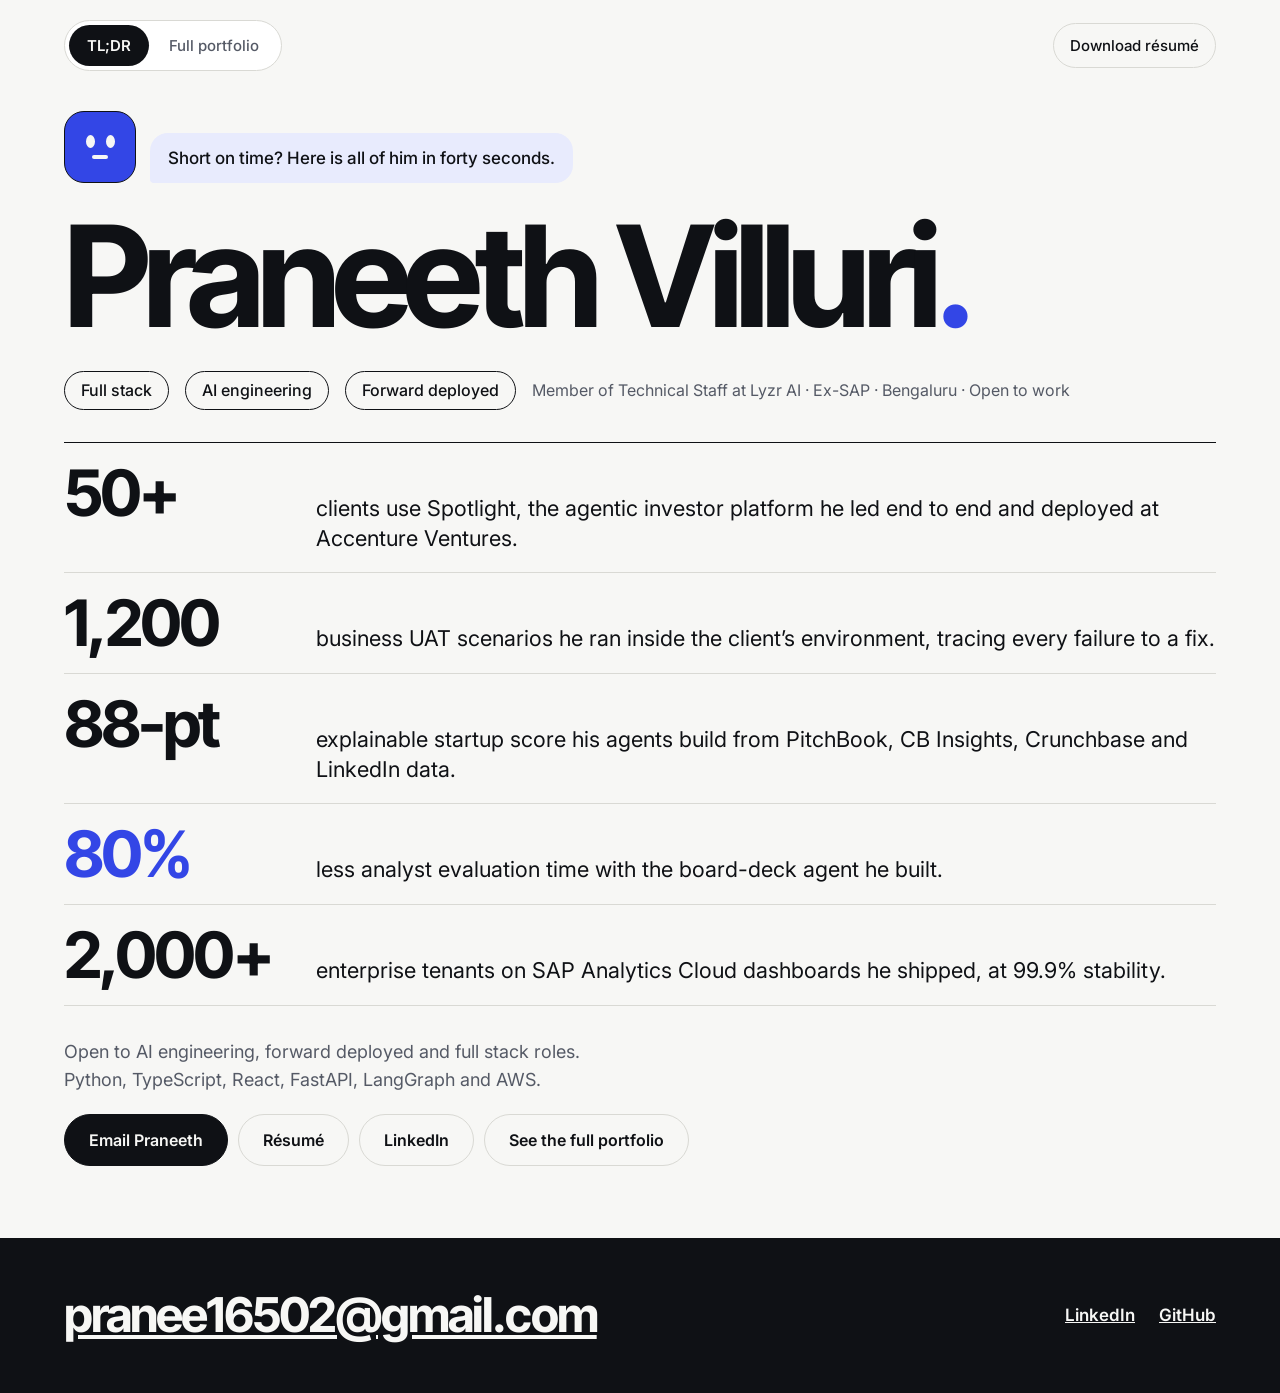
<file: tldr.html>
<!doctype html>
<html lang="en" class="t-light">
<head>
<meta charset="utf-8">
<meta name="viewport" content="width=device-width, initial-scale=1">
<title>Praneeth Villuri — TL;DR</title>
<meta name="description" content="AI engineer, forward deployed and full stack. Led Spotlight at Lyzr AI, deployed at Accenture Ventures. Ex-SAP. Open to AI engineering, forward deployed and full stack roles.">
<link rel="canonical" href="https://praneeth16502.github.io/tldr.html">
<meta property="og:title" content="Praneeth Villuri">
<meta property="og:description" content="AI engineering, forward deployed, full stack. Led Spotlight at Lyzr AI, deployed at Accenture Ventures. Ex-SAP.">
<meta property="og:type" content="website">
<meta property="og:url" content="https://praneeth16502.github.io/tldr.html">
<meta name="color-scheme" content="light dark">
<link rel="icon" href="data:image/svg+xml,%3Csvg xmlns='http://www.w3.org/2000/svg' viewBox='0 0 64 64'%3E%3Crect width='64' height='64' rx='16' fill='%233346E6'/%3E%3Cellipse cx='23' cy='28' rx='5' ry='8' fill='%23F7F7F5'/%3E%3Cellipse cx='41' cy='28' rx='5' ry='8' fill='%23F7F7F5'/%3E%3Crect x='24' y='44' width='16' height='5' rx='2.5' fill='%23F7F7F5'/%3E%3C/svg%3E">
<script>
(function () {
  var t = null;
  try { t = localStorage.getItem('theme'); } catch (e) {}
  if (t !== 'light' && t !== 'dark') t = (window.matchMedia && matchMedia('(prefers-color-scheme: dark)').matches) ? 'dark' : 'light';
  document.documentElement.className = 't-' + t;
})();
</script>
<link rel="preconnect" href="https://fonts.googleapis.com">
<link rel="preconnect" href="https://fonts.gstatic.com" crossorigin>
<link rel="stylesheet" href="https://fonts.googleapis.com/css2?family=Inter+Tight:wght@500;600;700;800&family=Inter:wght@400;500;600&family=JetBrains+Mono:wght@400;500&display=swap">
<style>
[hidden]{display:none !important}
body{background:var(--bg)}
.ic-sun,.ic-moon{display:flex}
.t-light .ic-sun{display:none}
.t-dark .ic-moon{display:none}
body{margin:0}
.t-light{--bg:#F7F7F5;--bg-alt:#EEEEEB;--surface:#FFFFFF;--ink:#0F1115;--muted:#555A66;--line:#D9D9D4;--accent:#3346E6;--accent-soft:#E8EBFD;--band:#0F1115;--band-ink:#F7F7F5;--band-muted:#A3A7B1;--band-accent:#A9B4FF}
.t-dark{--bg:#0D0E11;--bg-alt:#131519;--surface:#1A1D22;--ink:#EEEEEA;--muted:#A3A7B1;--line:#2B2F36;--accent:#8C9BFF;--accent-soft:#1D2240;--band:#1C2029;--band-ink:#EEEEEA;--band-muted:#A3A7B1;--band-accent:#A9B4FF}
a{color:var(--accent)}a:hover{color:var(--ink)}
a:focus-visible,button:focus-visible{outline:2px solid var(--accent);outline-offset:3px}
.seg{color:var(--muted);text-decoration:none}.seg:hover{color:var(--ink)}
.seg-on{background:var(--ink);color:var(--bg);text-decoration:none}.seg-on:hover{color:var(--bg)}
.btn-solid{background:var(--ink);color:var(--bg);border:1px solid var(--ink);text-decoration:none}.btn-solid:hover{background:var(--accent);border-color:var(--accent);color:#FFFFFF}
.btn-line{background:transparent;color:var(--ink);border:1px solid var(--line);text-decoration:none}.btn-line:hover{border-color:var(--ink);color:var(--ink)}
.on-band{color:var(--band-ink)}.on-band:hover{color:var(--band-accent)}
.lid{animation:wink 5.2s infinite}
.lid-late{animation:wink 6.1s 1.3s infinite}
@keyframes wink{0%,95%,100%{transform:scaleY(1)}97.5%{transform:scaleY(0.08)}}
@media (prefers-reduced-motion: reduce){.lid,.lid-late{animation:none}}
</style>
</head>
<body>
<div id="root" style="min-height: 100vh; display: flex; flex-direction: column; background: var(--bg); color: var(--ink); font-family: Inter, 'Helvetica Neue', Arial, sans-serif; font-size: 17px; line-height: 1.55">

<header style="width: 100%; max-width: 1280px; margin: 0 auto; box-sizing: border-box; padding: 20px clamp(20px, 5vw, 64px) 0; display: flex; flex-wrap: wrap; align-items: center; justify-content: space-between; gap: 12px 24px">
<nav aria-label="Portfolio version" style="display: flex; padding: 4px; border: 1px solid var(--line); border-radius: 999px; background: var(--surface); gap: 2px">
<a class="seg-on" href="#top" aria-current="page" style="font-size: 15px; font-weight: 600; padding: 9px 18px; border-radius: 999px">TL;DR</a>
<a class="seg" href="./" style="font-size: 15px; font-weight: 500; padding: 9px 18px; border-radius: 999px">Full portfolio</a>
</nav>
<a class="btn-line" href="https://praneeth16502.github.io/resume.pdf" style="font-size: 15px; font-weight: 500; padding: 10px 16px; border-radius: 999px">Download résumé</a>
</header>

<main id="top" style="flex: 1; display: flex; flex-direction: column">
<section style="width: 100%; max-width: 1280px; margin: 0 auto; box-sizing: border-box; padding: 40px clamp(20px, 5vw, 64px) 72px; display: flex; flex-direction: column; gap: 32px">

<div style="display: flex; align-items: flex-end; gap: 14px">
<div aria-hidden="true" style="flex: none; width: 72px; height: 72px; box-sizing: border-box; border-radius: 20px; background: var(--accent); border: 1.5px solid var(--ink); display: flex; flex-direction: column; align-items: center; justify-content: center; gap: 7px">
<div style="display: flex; gap: 11px"><span class="lid-late" style="display: block; width: 9px; height: 13px; border-radius: 50%; background: var(--bg)"></span><span class="lid-late" style="display: block; width: 9px; height: 13px; border-radius: 50%; background: var(--bg)"></span></div>
<span style="display: block; width: 16px; height: 4px; border-radius: 6px; background: var(--bg)"></span>
</div>
<p style="margin: 0; box-sizing: border-box; background: var(--accent-soft); padding: 12px 18px; border-radius: 18px 18px 18px 4px; font-size: 17px; font-weight: 500">Short on time? Here is all of him in forty seconds.</p>
</div>

<h1 style="margin: 0; font-family: 'Inter Tight', Inter, sans-serif; font-size: clamp(56px, 11vw, 168px); line-height: 0.88; font-weight: 700; letter-spacing: -0.055em">Praneeth Villuri<span style="color: var(--accent)">.</span></h1>

<div style="display: flex; flex-wrap: wrap; align-items: center; gap: 10px 16px">
<span style="border: 1px solid var(--ink); padding: 6px 16px; border-radius: 999px; font-size: 16px; font-weight: 500">Full stack</span>
<span style="border: 1px solid var(--ink); padding: 6px 16px; border-radius: 999px; font-size: 16px; font-weight: 500">AI engineering</span>
<span style="border: 1px solid var(--ink); padding: 6px 16px; border-radius: 999px; font-size: 16px; font-weight: 500">Forward deployed</span>
<span style="font-size: 16px; color: var(--muted)">Member of Technical Staff at Lyzr AI · Ex-SAP · Bengaluru · Open to work</span>
</div>

<div style="display: flex; flex-direction: column; border-top: 1.5px solid var(--ink)">
<div style="display: flex; flex-wrap: wrap; align-items: baseline; gap: 4px 32px; padding: 18px 0; border-bottom: 1px solid var(--line)">
<span style="flex: 0 0 220px; font-family: 'Inter Tight', Inter, sans-serif; font-size: clamp(44px, 5vw, 68px); line-height: 1; font-weight: 700; letter-spacing: -0.045em">50+</span>
<p style="margin: 0; flex: 1 1 380px; min-width: 0; font-size: clamp(18px, 1.7vw, 22px); line-height: 1.4">clients use Spotlight, the agentic investor platform he led end to end and deployed at Accenture Ventures.</p>
</div>
<div style="display: flex; flex-wrap: wrap; align-items: baseline; gap: 4px 32px; padding: 18px 0; border-bottom: 1px solid var(--line)">
<span style="flex: 0 0 220px; font-family: 'Inter Tight', Inter, sans-serif; font-size: clamp(44px, 5vw, 68px); line-height: 1; font-weight: 700; letter-spacing: -0.045em">1,200</span>
<p style="margin: 0; flex: 1 1 380px; min-width: 0; font-size: clamp(18px, 1.7vw, 22px); line-height: 1.4">business UAT scenarios he ran inside the client’s environment, tracing every failure to a fix.</p>
</div>
<div style="display: flex; flex-wrap: wrap; align-items: baseline; gap: 4px 32px; padding: 18px 0; border-bottom: 1px solid var(--line)">
<span style="flex: 0 0 220px; font-family: 'Inter Tight', Inter, sans-serif; font-size: clamp(44px, 5vw, 68px); line-height: 1; font-weight: 700; letter-spacing: -0.045em">88-pt</span>
<p style="margin: 0; flex: 1 1 380px; min-width: 0; font-size: clamp(18px, 1.7vw, 22px); line-height: 1.4">explainable startup score his agents build from PitchBook, CB Insights, Crunchbase and LinkedIn data.</p>
</div>
<div style="display: flex; flex-wrap: wrap; align-items: baseline; gap: 4px 32px; padding: 18px 0; border-bottom: 1px solid var(--line)">
<span style="flex: 0 0 220px; font-family: 'Inter Tight', Inter, sans-serif; font-size: clamp(44px, 5vw, 68px); line-height: 1; font-weight: 700; letter-spacing: -0.045em; color: var(--accent)">80%</span>
<p style="margin: 0; flex: 1 1 380px; min-width: 0; font-size: clamp(18px, 1.7vw, 22px); line-height: 1.4">less analyst evaluation time with the board-deck agent he built.</p>
</div>
<div style="display: flex; flex-wrap: wrap; align-items: baseline; gap: 4px 32px; padding: 18px 0; border-bottom: 1px solid var(--line)">
<span style="flex: 0 0 220px; font-family: 'Inter Tight', Inter, sans-serif; font-size: clamp(44px, 5vw, 68px); line-height: 1; font-weight: 700; letter-spacing: -0.045em">2,000+</span>
<p style="margin: 0; flex: 1 1 380px; min-width: 0; font-size: clamp(18px, 1.7vw, 22px); line-height: 1.4">enterprise tenants on SAP Analytics Cloud dashboards he shipped, at 99.9% stability.</p>
</div>
</div>

<div style="display: flex; flex-wrap: wrap; align-items: center; justify-content: space-between; gap: 20px 40px">
<p style="margin: 0; max-width: 30em; font-size: 18px; color: var(--muted)">Open to AI engineering, forward deployed and full stack roles. Python, TypeScript, React, FastAPI, LangGraph and AWS.</p>
<div style="display: flex; flex-wrap: wrap; gap: 10px">
<a class="btn-solid" href="mailto:pranee16502@gmail.com" style="font-size: 16px; font-weight: 600; padding: 13px 24px; border-radius: 999px">Email Praneeth</a>
<a class="btn-line" href="https://praneeth16502.github.io/resume.pdf" style="font-size: 16px; font-weight: 600; padding: 13px 24px; border-radius: 999px">Résumé</a>
<a class="btn-line" href="https://linkedin.com/in/praneeth-villuri" style="font-size: 16px; font-weight: 600; padding: 13px 24px; border-radius: 999px">LinkedIn</a>
<a class="btn-line" href="./" style="font-size: 16px; font-weight: 600; padding: 13px 24px; border-radius: 999px">See the full portfolio</a>
</div>
</div>
</section>

<section style="background: var(--band); color: var(--band-ink)">
<div style="width: 100%; max-width: 1280px; margin: 0 auto; box-sizing: border-box; padding: 40px clamp(20px, 5vw, 64px); display: flex; flex-wrap: wrap; align-items: center; justify-content: space-between; gap: 12px 32px">
<a class="on-band" href="mailto:pranee16502@gmail.com" style="font-family: 'Inter Tight', Inter, sans-serif; font-size: clamp(26px, 4vw, 48px); font-weight: 700; letter-spacing: -0.04em; overflow-wrap: anywhere">pranee16502@gmail.com</a>
<p style="margin: 0; display: flex; flex-wrap: wrap; gap: 4px 24px"><a class="on-band" href="https://linkedin.com/in/praneeth-villuri" style="font-weight: 600; padding: 8px 0">LinkedIn</a><a class="on-band" href="https://github.com/praneeth16502" style="font-weight: 600; padding: 8px 0">GitHub</a></p>
</div>
</section>
</main>
</div>
<script>
(function () {
  var html = document.documentElement;
  var toggle = document.getElementById('theme-toggle');
  function isDark() { return html.className === 't-dark'; }
  function syncLabel() { if (toggle) toggle.setAttribute('aria-label', isDark() ? 'Switch to light mode' : 'Switch to dark mode'); }
  syncLabel();
  if (toggle) toggle.addEventListener('click', function () {
    var next = isDark() ? 'light' : 'dark';
    html.className = 't-' + next;
    try { localStorage.setItem('theme', next); } catch (e) {}
    syncLabel();
  });
  if (window.matchMedia) {
    var mq = matchMedia('(prefers-color-scheme: dark)');
    var onChange = function (e) {
      var stored = null;
      try { stored = localStorage.getItem('theme'); } catch (err) {}
      if (!stored) { html.className = e.matches ? 't-dark' : 't-light'; syncLabel(); }
    };
    if (mq.addEventListener) mq.addEventListener('change', onChange); else if (mq.addListener) mq.addListener(onChange);
  }
})();
</script>
</body>
</html>
</file>
